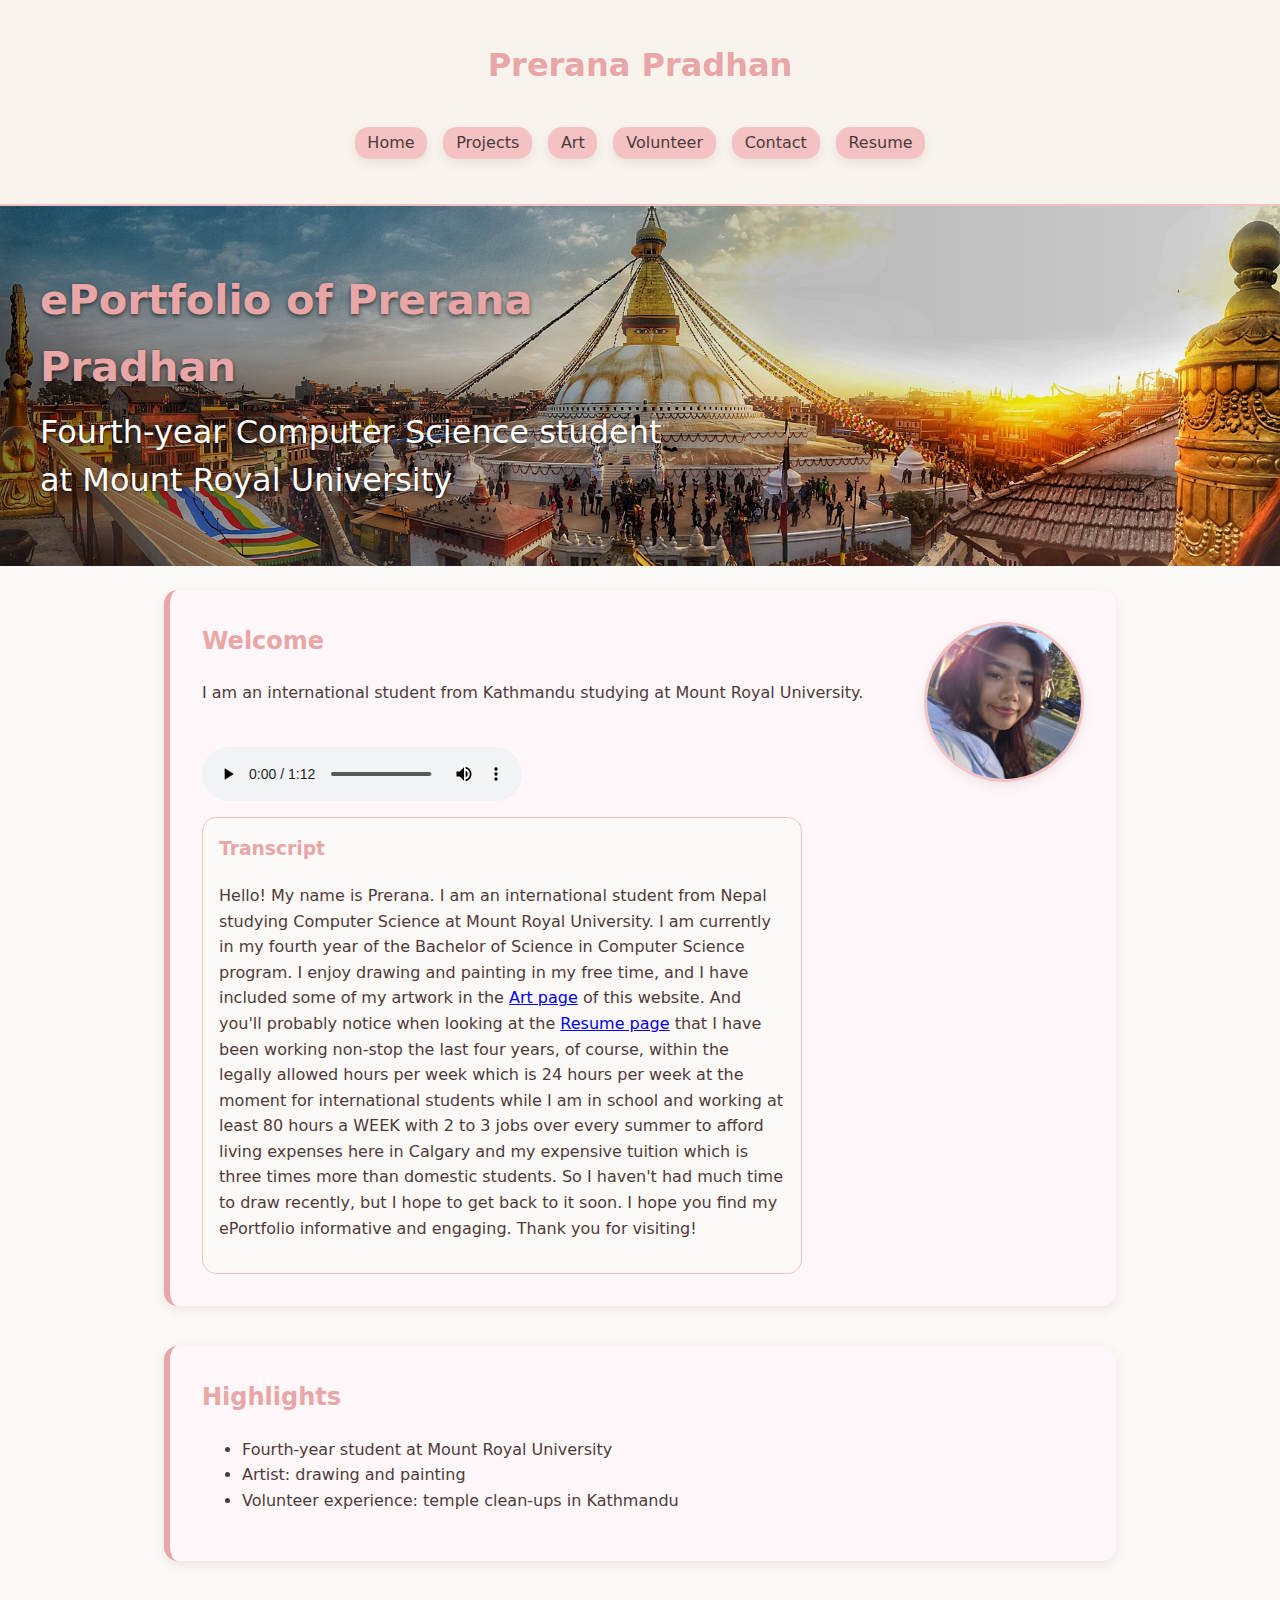
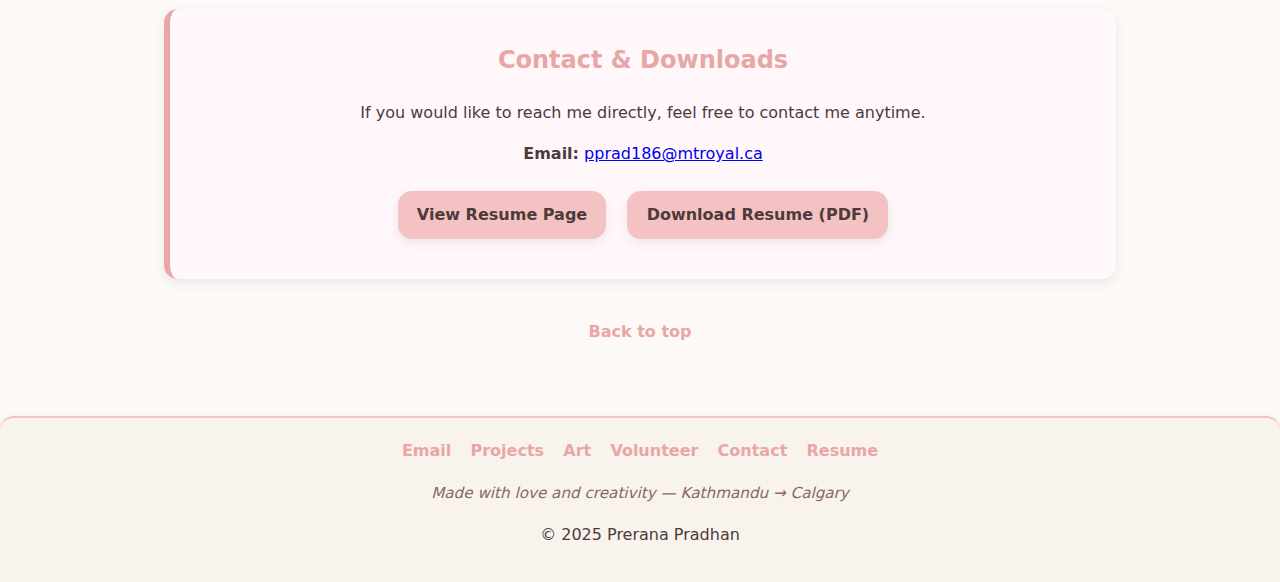
<file: index.html>
<!doctype html>
<html lang="en">
<head>
    <meta charset="utf-8">
    <meta name="description" content="Personal portfolio showcasing projects, artwork, volunteer history, and professional skills. Explore who I am, what I create, and the work I am proud of.">
    <meta name="keywords" content="portfolio, web developer, student portfolio, projects, resume, creative work, personal website">
    <meta name="author" content="Prerana Pradhan">

    <meta name="viewport" content="width=device-width,initial-scale=1">
    <title>Prerana Pradhan — ePortfolio</title>

    <link rel="resetsheet" href="css/reset.css">
    <link rel="normalizesheet" href="css/normalize.css">
    
    <link rel="stylesheet" href="css/style.css">
</head>
<body>
    <header class="site-header">
        <div class="container header-inner">
            
            <h1>Prerana Pradhan</h1>
            
            <nav>
                <ul class="nav">
                <li><a href="index.html">Home</a></li>
                <li><a href="pages/projects.html">Projects</a></li>
                <li><a href="pages/art.html">Art</a></li>
                <li><a href="pages/volunteer.html">Volunteer</a></li>
                <li><a href="pages/contact.html">Contact</a></li>
                <li><a href="pages/resume.html">Resume</a></li>
                </ul>
            </nav>
        </div>
    </header>
    <div class="hero">
        <div class="hero-text">
            <div id="heroCopy">
                <h1>ePortfolio of Prerana Pradhan</h1>
                <p>Fourth-year Computer Science student at Mount Royal University</p>
            </div>
        </div>
    </div>        
    

    <main class="container">
        <section class="intro">
            <h2>Welcome <img src="assets/profile.jpg" alt="Profile" class="logo"></h2>
            
            <p>I am an international student from Kathmandu studying at Mount Royal University.</p>
            <br>

            <div class="media">  
                <!-- Audio Player -->
                <audio controls aria-describedby="intro-transcript">
                    <source src="assets/intro.m4a" type="audio/mpeg">
                    Your browser does not support the audio element.
                </audio><br>

                <!-- Transcript Box -->
                <div id="intro-transcript" class="transcript">
                    <h3>Transcript</h3>
                    <p>
                    Hello! My name is Prerana. I am an international student from Nepal
                    studying Computer Science at Mount Royal University. I am currently in my fourth 
                    year of the Bachelor of Science in Computer Science program. I enjoy drawing and 
                    painting in my free time, and I have included some of my artwork in the 
                    <a href="pages/art.html">Art page</a> of this website. And you'll probably notice 
                    when looking at the <a href="pages/resume.html">Resume page</a> that I have been 
                    working non-stop the last four years, of course, within the legally allowed 
                    hours per week which is 24 hours per week at the moment for international students while I am in school 
                    and working at least 80 hours a WEEK with 2 to 3 jobs over every summer to afford 
                    living expenses here in Calgary and my expensive tuition which is three times
                    more than domestic students. So I haven't had much time to draw recently, but I 
                    hope to get back to it soon. I hope you find my ePortfolio informative and engaging. 
                    Thank you for visiting!                
                    </p>
                </div>
            </div>
        </section>

        <section class="highlights">
            <h2>Highlights</h2>
            <ul>
                <li>Fourth-year student at Mount Royal University</li>
                <li>Artist: drawing and painting</li>
                <li>Volunteer experience: temple clean-ups in Kathmandu</li>
            </ul>
        </section>

        <section class="home-contact-end">
            <h2>Contact & Downloads</h2>

            <p>If you would like to reach me directly, feel free to contact me anytime.</p>

            <p><strong>Email:</strong> 
                <a href="mailto:pprad186@mtroyal.ca">pprad186@mtroyal.ca</a>
            </p>

            <a href="pages/resume.html" class="download-btn">View Resume Page</a>
            <a href="assets/Prerana-resume.pdf" class="download-btn" download>Download Resume (PDF)</a>
        </section>

        
        <p class="back-top-fancy"><a href="#top">Back to top</a></p>
    </main>

    <footer class="site-footer">
        <div class="footer-links">
            <a href="mailto:pprad186@mtroyal.ca">Email</a>
            <a href="pages/projects.html">Projects</a>
            <a href="pages/art.html">Art</a>
            <a href="pages/volunteer.html">Volunteer</a>
            <a href="pages/contact.html">Contact</a>
            <a href="pages/resume.html">Resume</a>
        </div>

        <p class="footer-tagline">Made with love and creativity — Kathmandu → Calgary</p>
        <p>&copy; 2025 Prerana Pradhan</p>
    </footer>

</body>
</html>
</file>
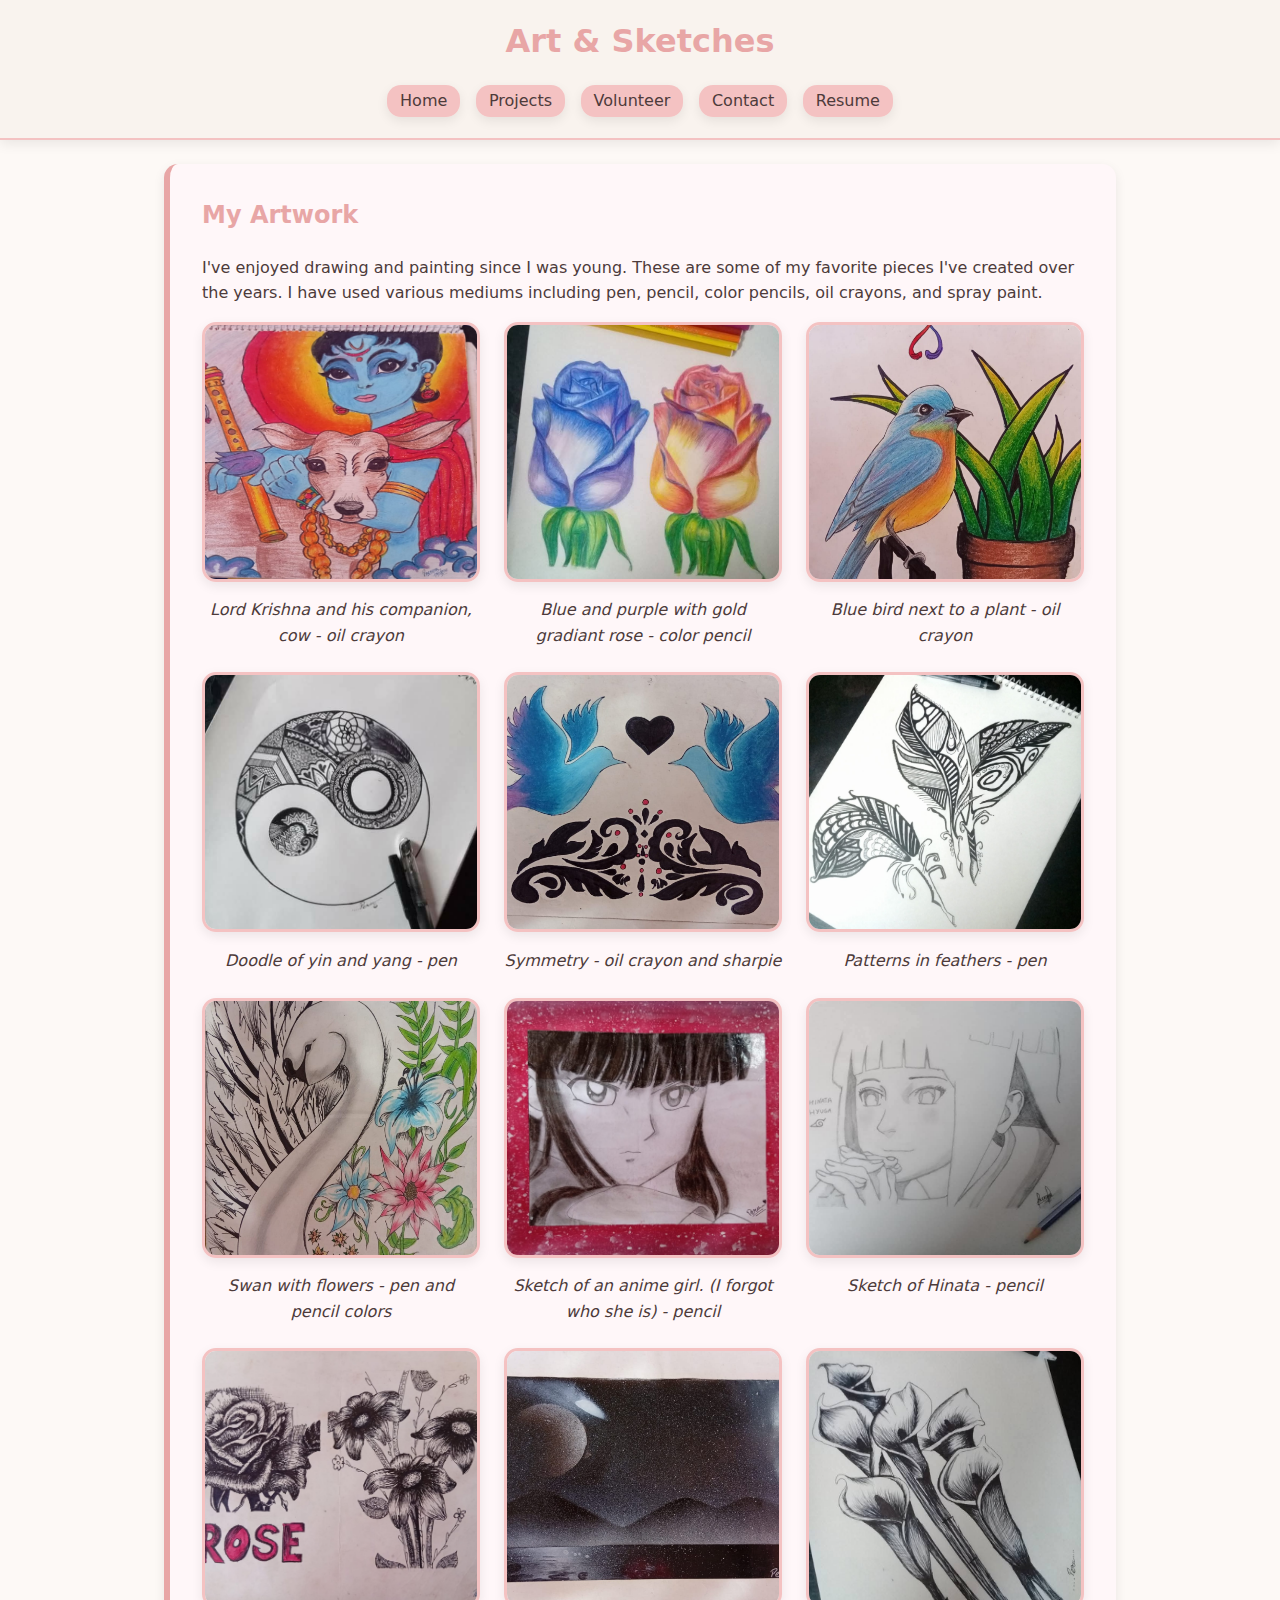
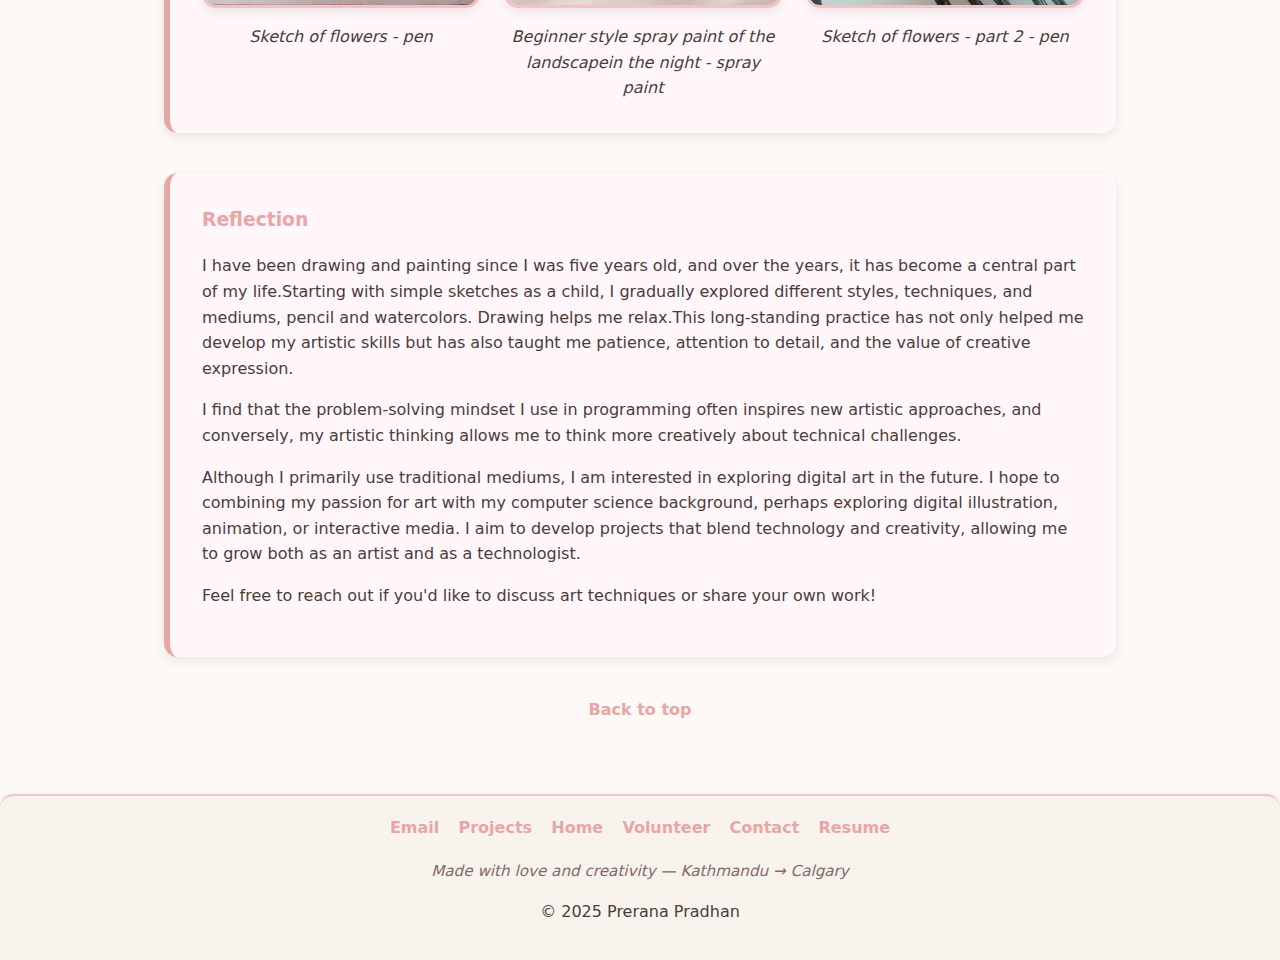
<file: pages/art.html>
<!doctype html>
<html lang="en">
<head>
    <meta charset="utf-8">
    <meta name="description" content="Traditional artwork portfolio featuring sketches, illustrations, creative studies, and original visual concepts.">
    <meta name="keywords" content="art, illustration, drawings, creativity, graphic work, personal artwork portfolio">
    <meta name="author" content="Prerana Pradhan">

    <meta name="viewport" content="width=device-width,initial-scale=1">
    <title>Art — Prerana</title>

    <link rel="resetsheet" href="../css/reset.css">
    <link rel="normalizesheet" href="../css/normalize.css">

    <link rel="stylesheet" href="../css/style.css">
</head>
<body>
    <header class="site-header">
        <h1>Art & Sketches</h1>
        <nav>
        <ul class="nav">
            <li><a href="../index.html">Home</a></li>
            <li><a href="projects.html">Projects</a></li>
            <li><a href="volunteer.html">Volunteer</a></li>
            <li><a href="contact.html">Contact</a></li>
            <li><a href="resume.html">Resume</a></li>
        </ul>
        </nav>
    </header>

    <main class="container gallery">
        <section class="gallery">
            <h2>My Artwork</h2>
            <p>I've enjoyed drawing and painting since I was young.
                These are some of my favorite pieces I've created over the years.
                I have used various mediums including pen, pencil, color pencils, oil crayons, and spray paint.
            </p>

            <div class="art-grid">
                <figure>
                    <img src="../assets/krishna.jpg" alt="Oil painting of Lord Krishna">
                    <figcaption>Lord Krishna and his companion, cow - oil crayon</figcaption>
                </figure>

                <figure>
                    <img src="../assets/flower2.jpg" alt="Blue and purple with gold gradiant rose painting">
                    <figcaption>Blue and purple with gold gradiant rose - color pencil</figcaption>
                </figure>

                <figure>
                    <img src="../assets/bird.jpg" alt="Drawing of a bird on a stand next to a pot of a plant">
                    <figcaption>Blue bird next to a plant - oil crayon</figcaption>
                </figure>

                <figure>
                    <img src="../assets/doodle.jpg" alt="Doodle of yin and yang with patterns">
                    <figcaption>Doodle of yin and yang - pen</figcaption>
                </figure>

                <figure>
                    <img src="../assets/birds.jpg" alt="symmetry of bird and pattern artwork">
                    <figcaption>Symmetry - oil crayon and sharpie</figcaption>
                </figure>

                <figure>
                    <img src="../assets/feathers.jpg" alt="Doodles and patterns of feathers">
                    <figcaption>Patterns in feathers - pen</figcaption>
                </figure>

                <figure>
                    <img src="../assets/swan.jpg" alt="Sketch of a swan with flowers">
                    <figcaption>Swan with flowers - pen and pencil colors</figcaption>
                </figure>

                <figure>
                    <img src="../assets/animeg.jpg" alt="Sketch of an anime girl.">
                    <figcaption>Sketch of an anime girl. (I forgot who she is) - pencil</figcaption>
                </figure>

                <figure>
                    <img src="../assets/hinata.jpg" alt="Sketch of Hinata from Naruto">
                    <figcaption>Sketch of Hinata - pencil</figcaption>
                </figure>

                <figure>
                    <img src="../assets/flower1.jpg" alt="Sketch of a rose and other flower">
                    <figcaption>Sketch of flowers - pen</figcaption>
                </figure>

                <figure>
                    <img src="../assets/spraypaint.jpg" alt="Spray paint artwork of landscape of the night sky with mountains and the moon.">
                    <figcaption>Beginner style spray paint of the landscapein the night - spray paint</figcaption>
                </figure>

                <figure>
                    <img src="../assets/flower3.jpg" alt="Sketch of a flower with detailed petals">
                    <figcaption>Sketch of flowers - part 2 - pen</figcaption>
                </figure>
            </div>
        </section>
       
        <section class="reflection">
            <h3>Reflection</h3>
            <p>I have been drawing and painting since I was five years old, and over the years, 
                it has become a central part of my life.Starting with simple sketches as a child, 
                I gradually explored different styles, techniques, and mediums, pencil and watercolors.
                Drawing helps me relax.This long-standing practice has not only helped me develop my 
                artistic skills but has also taught me patience, attention to detail, and 
                the value of creative expression. 
            </p>
            <p>
                I find that the problem-solving mindset I use in programming often inspires 
                new artistic approaches, and conversely, my artistic thinking allows me to think more 
                creatively about technical challenges.
            </p>
            <p>
                Although I primarily use traditional mediums, I am interested in exploring digital art in the future.
                I hope to combining my passion for art with my computer science background, 
                perhaps exploring digital illustration, animation, or interactive media. I aim to 
                develop projects that blend technology and creativity, allowing me to grow both as 
                an artist and as a technologist.
            </p>
            <p>Feel free to reach out if you'd like to discuss art techniques or share your own work!</p>
        </section>
        <p class="back-top-fancy"><a href="#top">Back to top</a></p>
    </main>

    <footer class="site-footer">
        <div class="footer-links">
            <a href="mailto:pprad186@mtroyal.ca">Email</a>
            <a href="projects.html">Projects</a>
            <a href="../index.html">Home</a>
            <a href="volunteer.html">Volunteer</a>
            <a href="contact.html">Contact</a>
            <a href="resume.html">Resume</a>
        </div>

        <p class="footer-tagline">Made with love and creativity — Kathmandu → Calgary</p>
        <p>&copy; 2025 Prerana Pradhan</p>
    </footer>
</body>
</html>
</file>
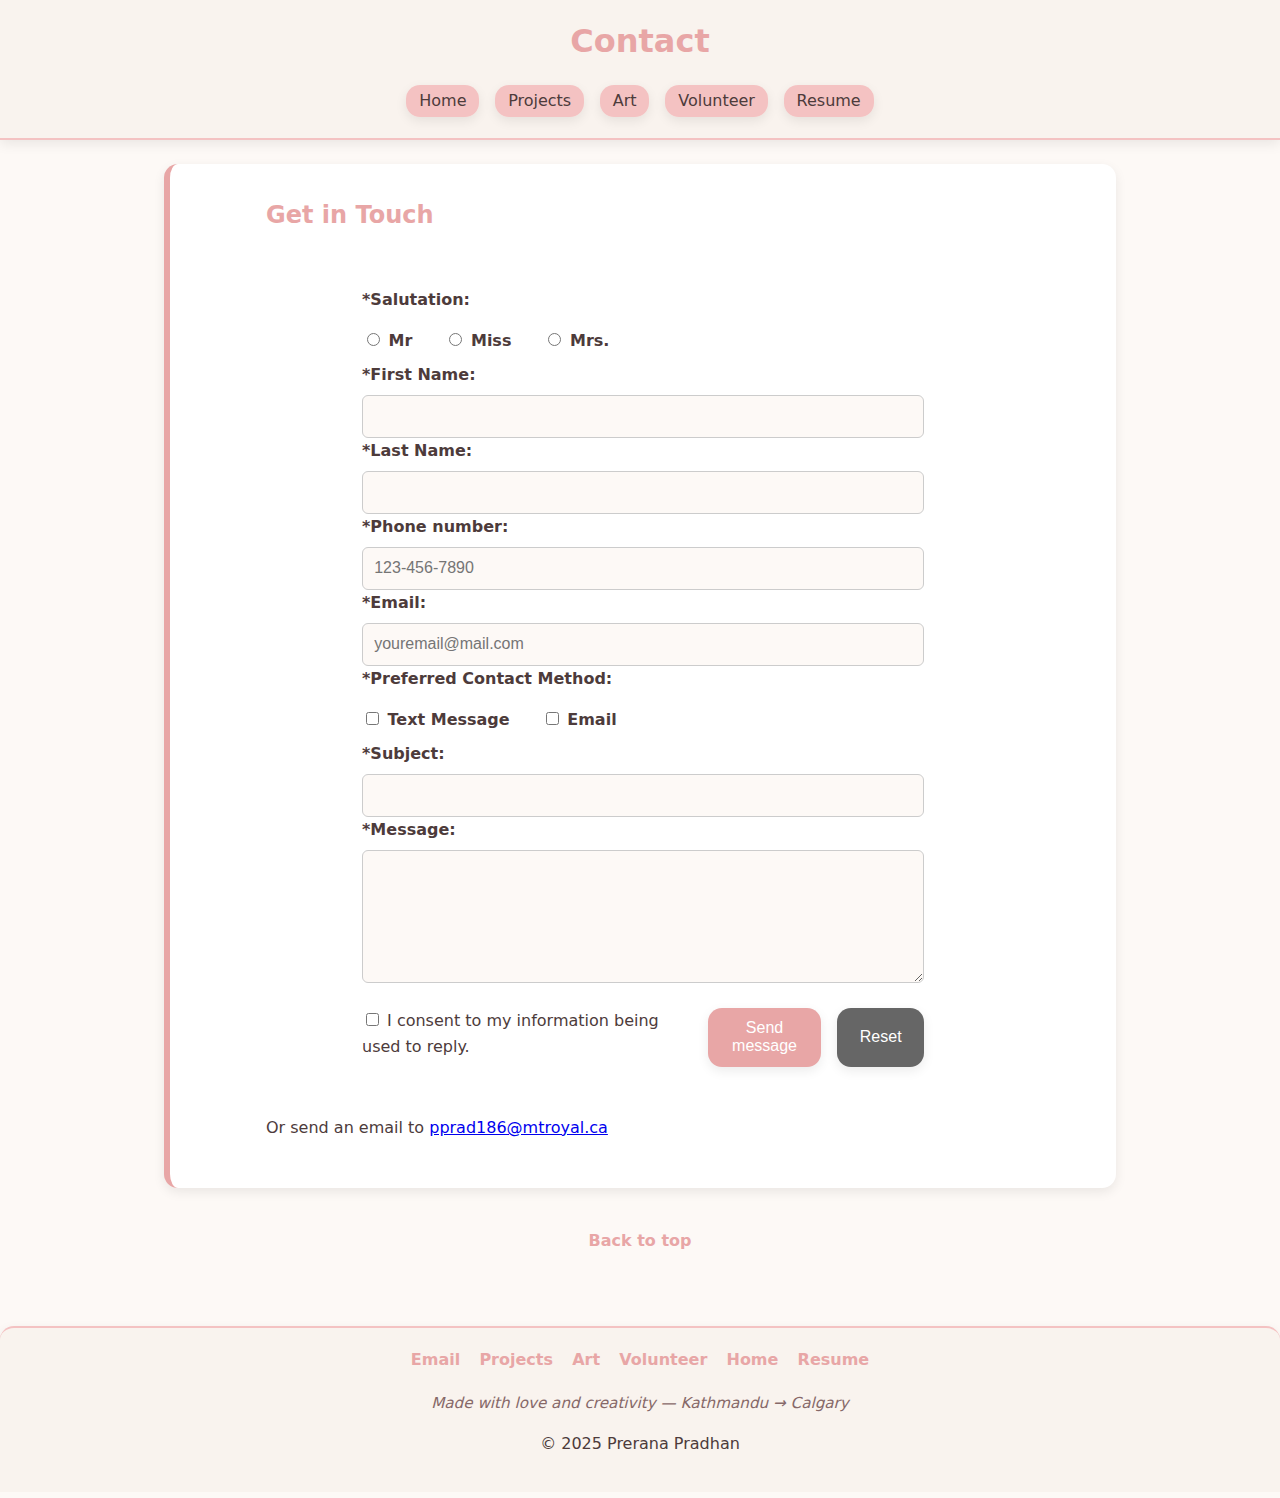
<file: pages/contact.html>
<!doctype html>
<html lang="en">
    <head>
        <meta charset="utf-8">
        <meta name="description" content="Get in touch for collaboration, inquiries, opportunities, or networking. Contact form and communication links available.">
        <meta name="keywords" content="contact, connect, email, inquiry, message, reach out, portfolio contact">
        <meta name="author" content="Prerana Pradhan">

        <meta name="viewport" content="width=device-width,initial-scale=1">
        <title>Contact — Prerana</title>

        <link rel="resetsheet" href="../css/reset.css">
        <link rel="normalizesheet" href="../css/normalize.css">

        <link rel="stylesheet" href="../css/style.css">
    </head>
    <body>
        <header class="site-header">
            <h1>Contact</h1>
            <nav>
            <ul class="nav">
                <li><a href="../index.html">Home</a></li>
                <li><a href="projects.html">Projects</a></li>
                <li><a href="art.html">Art</a></li>
                <li><a href="volunteer.html">Volunteer</a></li>
                <li><a href="resume.html">Resume</a></li>
            </ul>
            </nav>
        </header>

        <main class="container">
            <section class="contact-form">
                <h2>Get in Touch</h2>

                <form action="mailto:pprad186@mtroyal.ca" method="post" enctype="text/plain" class="contact-form" >
                    <!-- Salutation -->
                    <div class="form-group full">
                        <label>*Salutation:</label>
                        <div class="options">
                            <label><input type="radio" name="salutation" value="Mr." required> Mr</label>
                            <label><input type="radio" name="salutation" value="Miss"> Miss</label>
                            <label><input type="radio" name="salutation" value="Mrs."> Mrs.</label>
                        </div>
                    </div>

                    <!-- First Name -->
                    <div class="form-group">
                        <label for="fname">*First Name:</label>
                        <input type="text" id="fname" name="firstName" pattern="[A-Za-z\s\-']+" required>
                    </div>

                    <!-- Last Name -->
                    <div class="form-group">
                        <label for="lname">*Last Name:</label>
                        <input type="text" id="lname" name="lastName" pattern="[A-Za-z\s\-']+" required>
                    </div>

                    <!-- Phone -->
                    <div class="form-group">
                        <label for="phone">*Phone number:</label>
                        <input type="tel" id="phone" name="phoneNumber"
                            placeholder="123-456-7890"
                            pattern="[0-9]{3}-[0-9]{3}-[0-9]{4}"
                            required>
                    </div>

                    <!-- Email -->
                    <div class="form-group">
                        <label for="userEmail">*Email:</label>
                        <input type="email" id="userEmail" name="emailAddress"
                            placeholder="youremail@mail.com"
                            required>
                    </div>

                    <!-- Contact method -->
                    <div class="form-group full">
                        <label>*Preferred Contact Method:</label>
                        <div class="options">
                            <label><input type="checkbox" name="contactMethod" value="text"> Text Message</label>
                            <label><input type="checkbox" name="contactMethod" value="mail"> Email</label>
                        </div>
                    </div>

                    <!-- Subject -->
                    <div class="form-group full">
                        <label for="subject">*Subject:</label>
                        <input type="text" id="subject" name="emailSubject" required>
                    </div>

                    <!-- Message -->
                    <div class="form-group full">
                        <label for="message">*Message:</label>
                        <textarea id="message" name="contactMessage" rows="6" required></textarea>
                    </div><br>

                    <!-- Buttons -->
                    <div class="form-actions full">
                        <label class="consent"><input type="checkbox" required> I consent to my information being used to reply.</label><br>
                        <button type="submit">Send message</button>
                        <button type="reset" value="Reset" class="btn reset">Reset</button>
                    </div> 
                </form>

                <p class="alt-contact">Or send an email to <a href="mailto:pprad186@mtroyal.ca">pprad186@mtroyal.ca</a></p>
            </section>
            <p class="back-top-fancy"><a href="#top">Back to top</a></p>
        </main>
            
        <footer class="site-footer">
            <div class="footer-links">
                <a href="mailto:pprad186@mtroyal.ca">Email</a>
                <a href="projects.html">Projects</a>
                <a href="art.html">Art</a>
                <a href="volunteer.html">Volunteer</a>
                <a href="../index.html">Home</a>
                <a href="resume.html">Resume</a>
            </div>

            <p class="footer-tagline">Made with love and creativity — Kathmandu → Calgary</p>
            <p>&copy; 2025 Prerana Pradhan</p>
        </footer>
    </body>
</html>
</file>
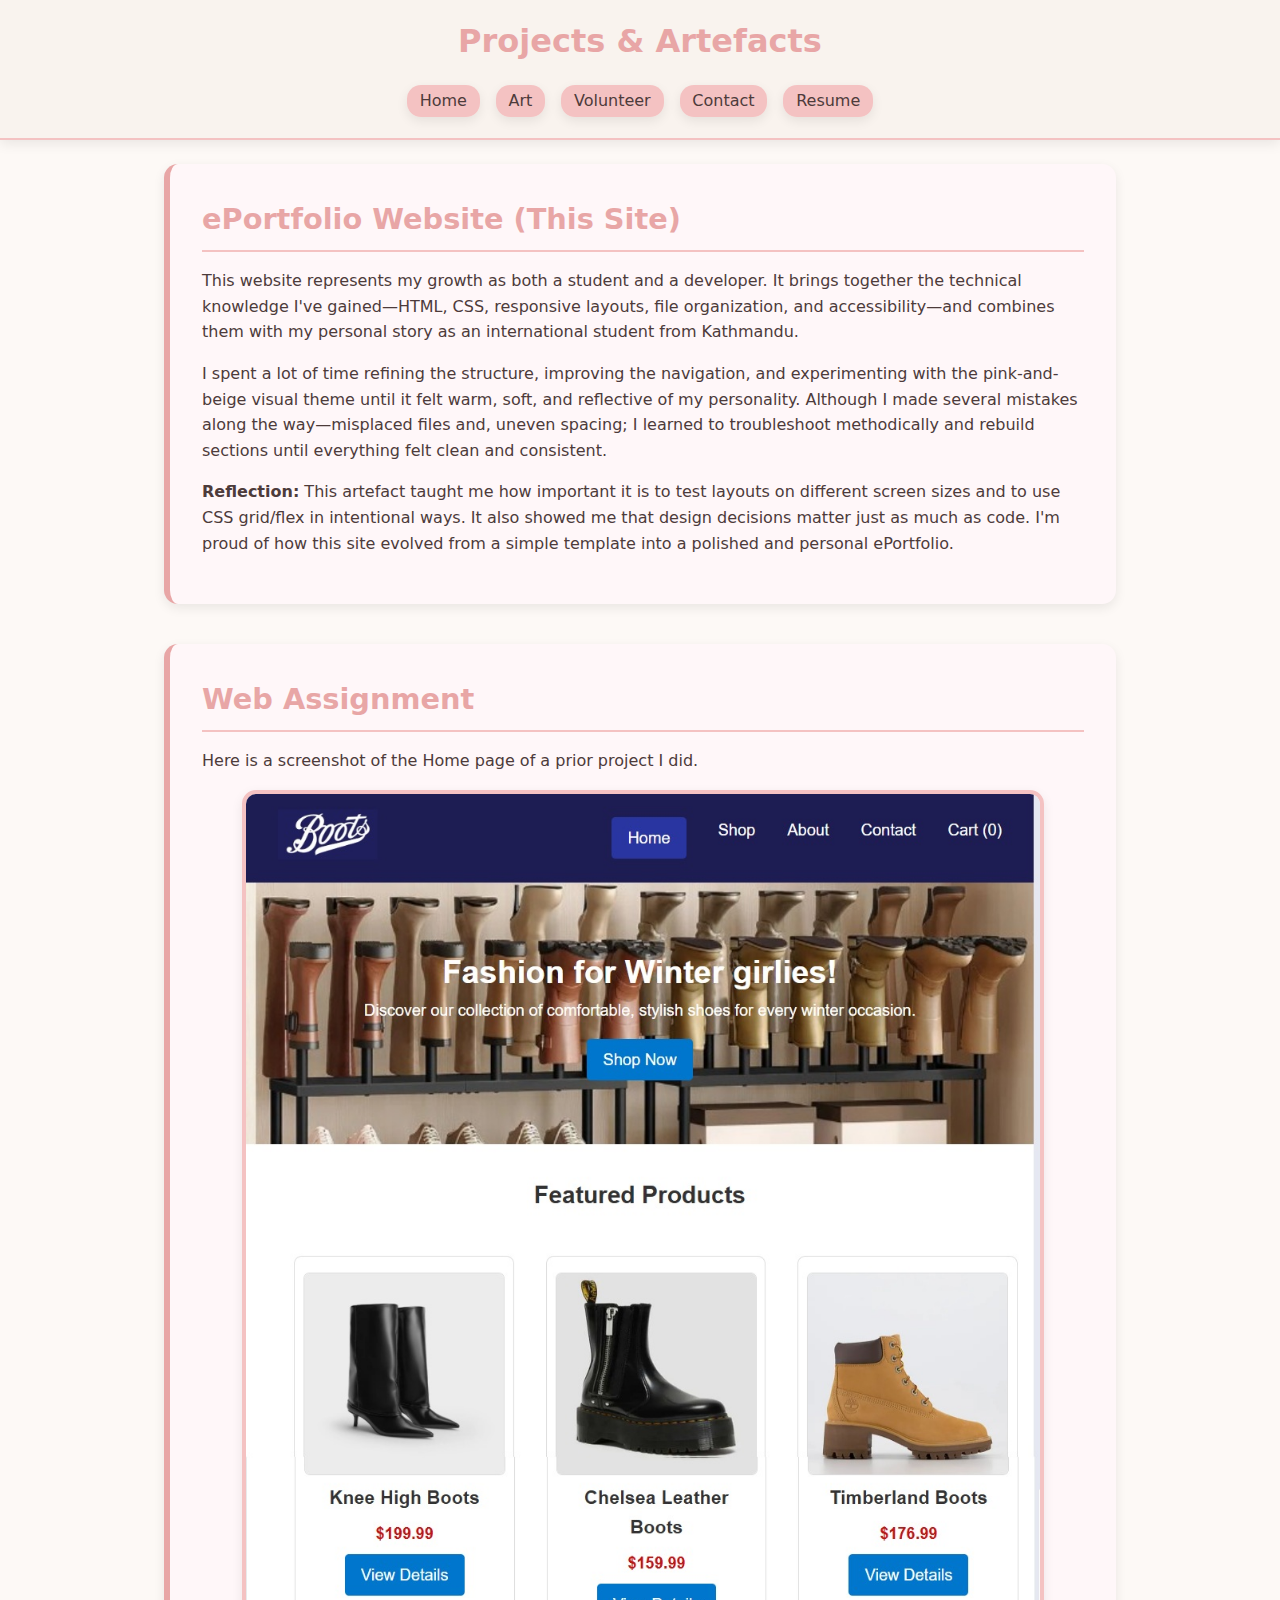
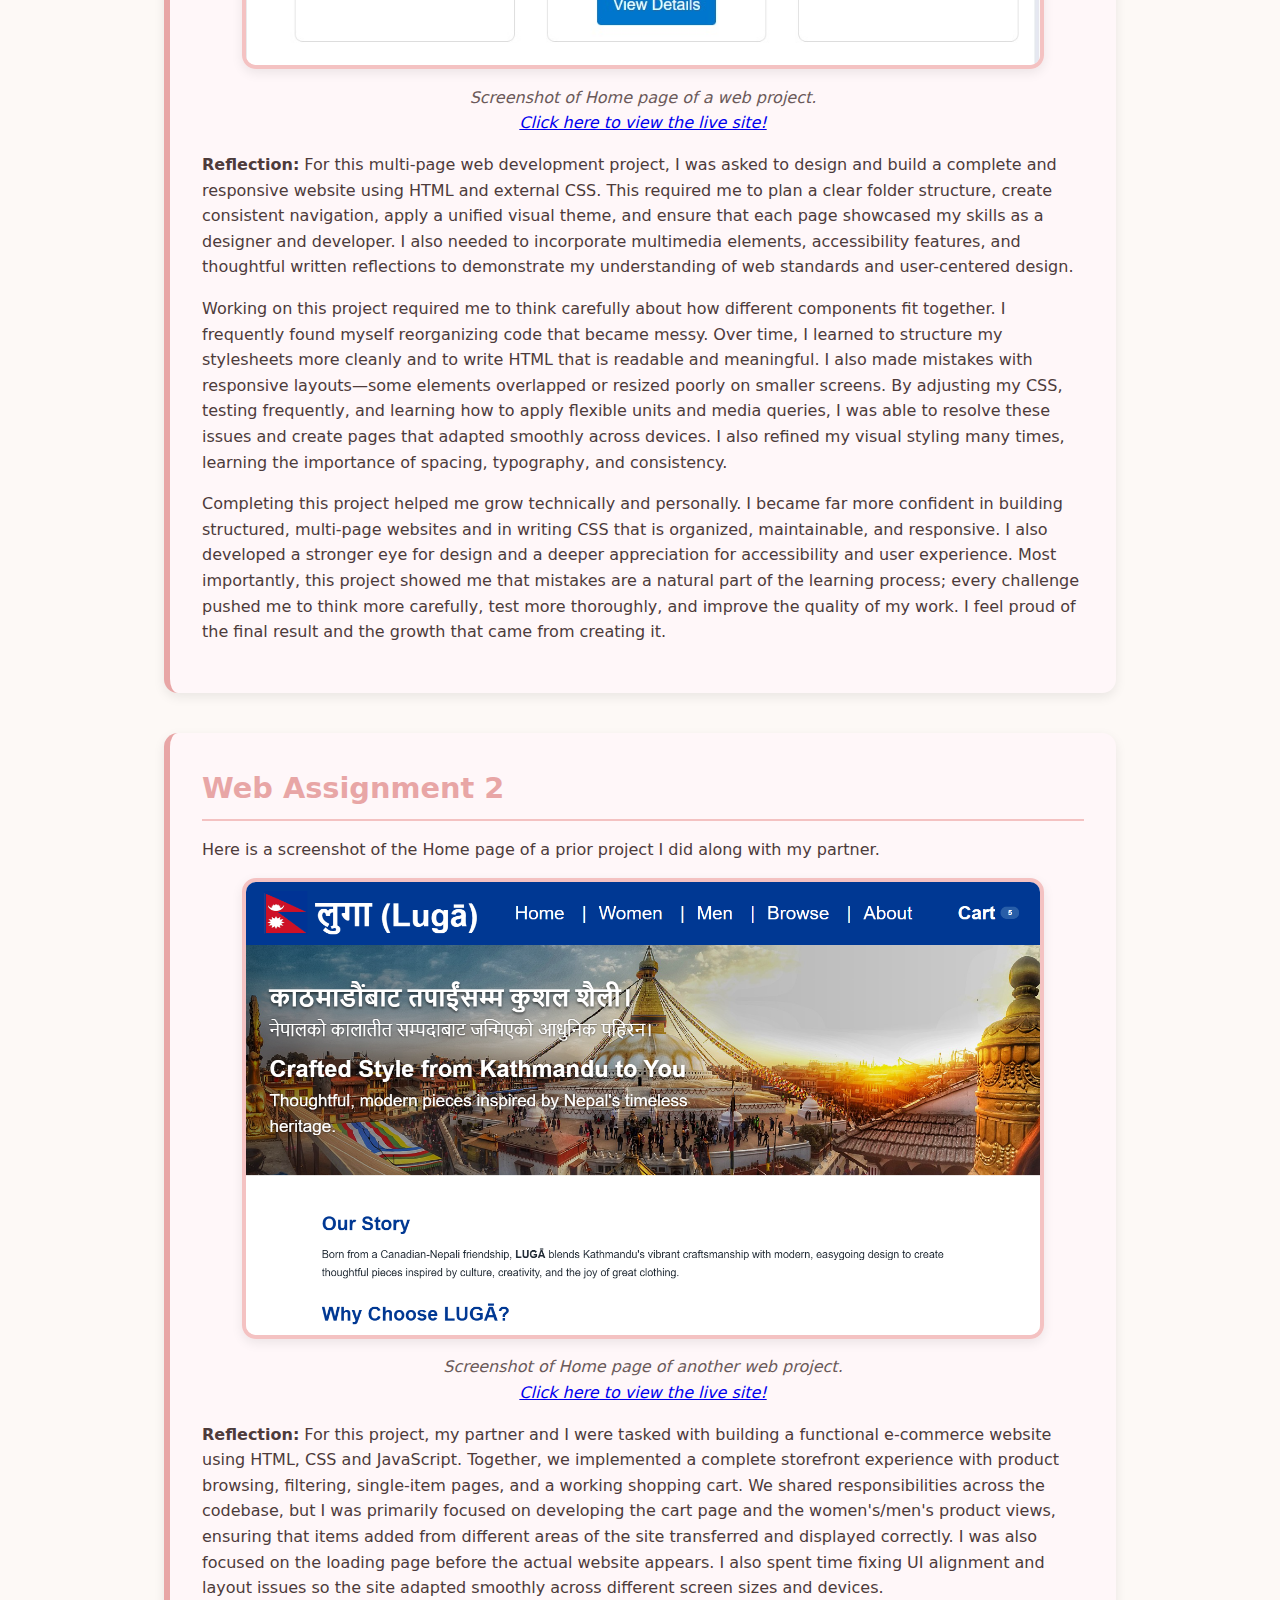
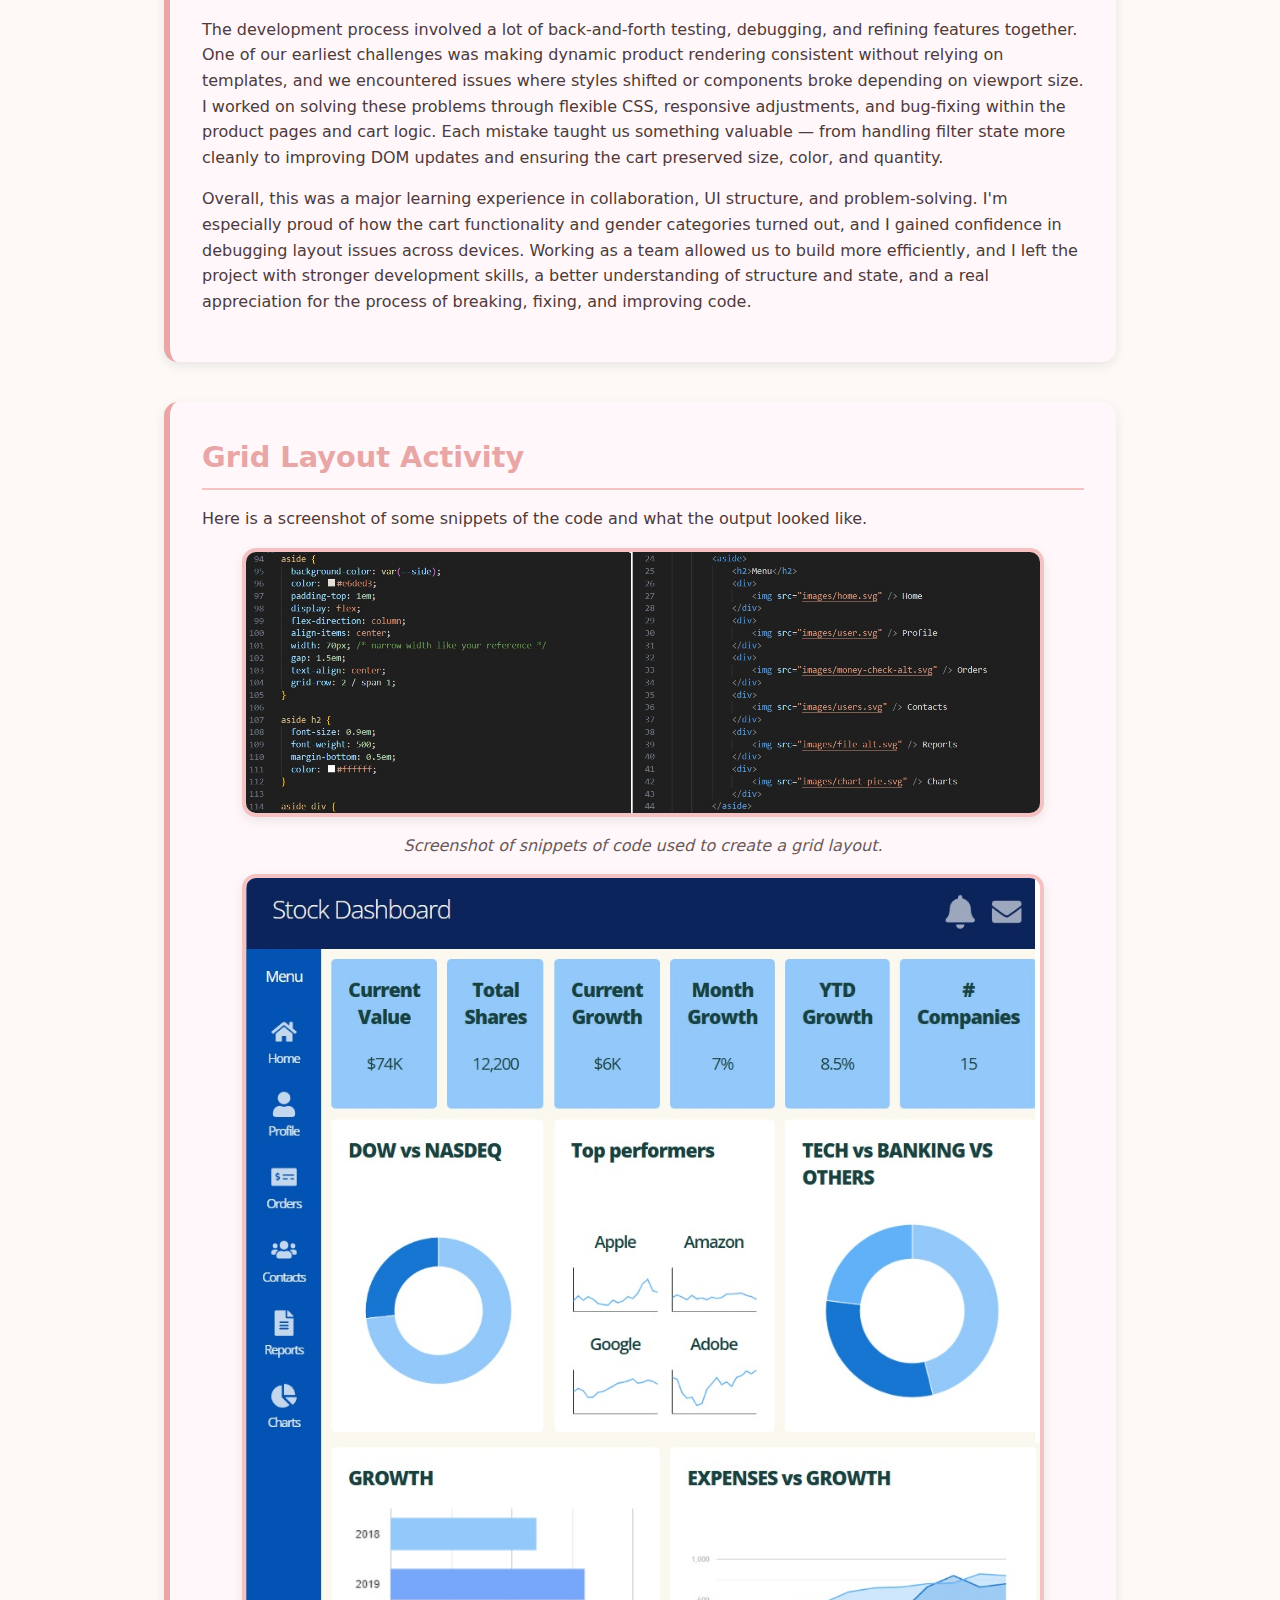
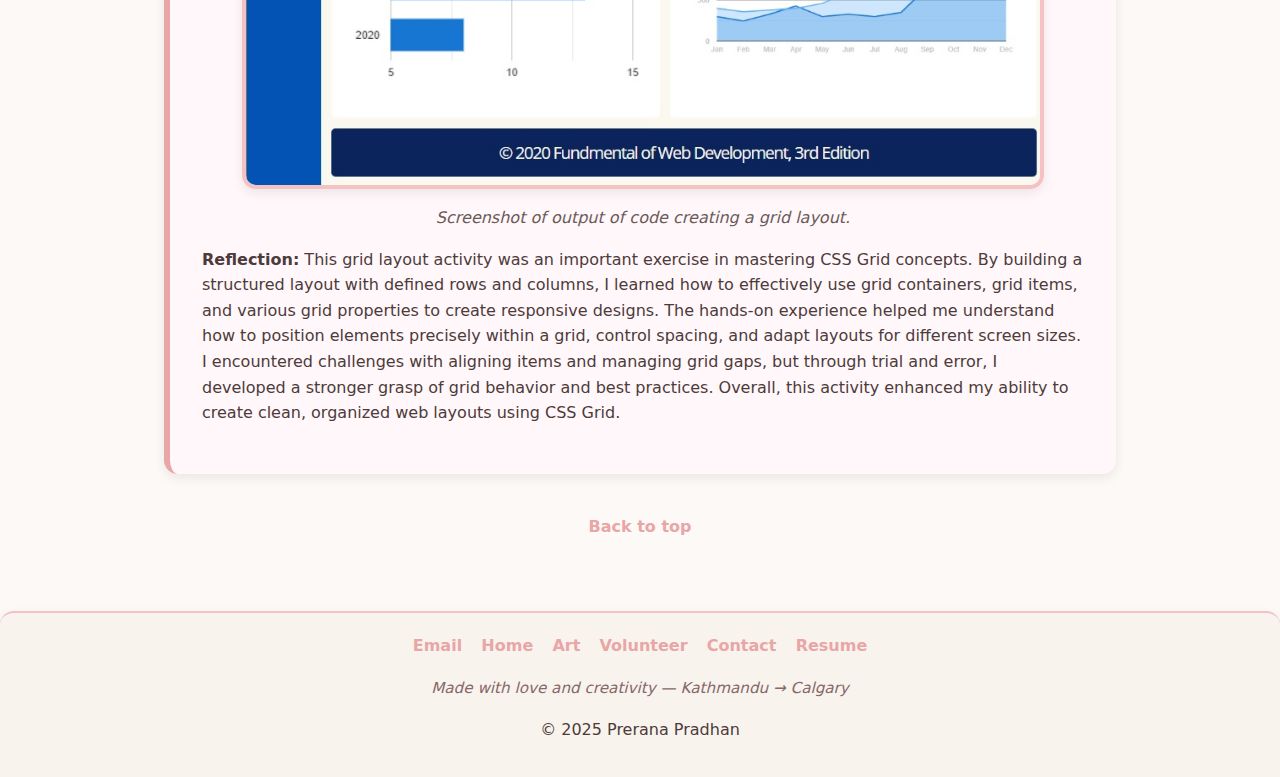
<file: pages/projects.html>
<!doctype html>
<html lang="en">
<head>
    <meta charset="utf-8">
    <meta name="description" content="A gallery of development projects featuring code work, UI layouts, web applications and hands-on learning demonstrations. Includes screenshots, problem-solving, and applied skills.">
    <meta name="keywords" content="coding projects, web development, HTML CSS JavaScript, UI design, programming portfolio, development work">
    <meta name="author" content="Prerana Pradhan">

    <meta name="viewport" content="width=device-width,initial-scale=1">
    <title>Projects — Prerana</title>

    <link rel="resetsheet" href="../css/reset.css">
    <link rel="normalizesheet" href="../css/normalize.css">

    <link rel="stylesheet" href="../css/style.css">
    
</head>
<body>
    <header class="site-header">
        <h1>Projects & Artefacts</h1>
        <nav>
        <ul class="nav">
            <li><a href="../index.html">Home</a></li>
            <li><a href="art.html">Art</a></li>
            <li><a href="volunteer.html">Volunteer</a></li>
            <li><a href="contact.html">Contact</a></li>
            <li><a href="resume.html">Resume</a></li>
        </ul>
        </nav>
    </header>

    <main class="container projects-page">
        <!-- Artefact 1 -->
        <section class="artifact pretty-card">
            <h2 class="artifact-heading"> ePortfolio Website (This Site)</h2>

            <p>
                This website represents my growth as both a student and a developer.  
                It brings together the technical knowledge I've gained—HTML, CSS,
                responsive layouts, file organization, and accessibility—and combines
                them with my personal story as an international student from Kathmandu.
            </p>
            <p>
                I spent a lot of time refining the structure, improving the navigation,
                and experimenting with the pink-and-beige visual theme until it felt
                warm, soft, and reflective of my personality. Although I made several
                mistakes along the way—misplaced files and, uneven spacing; I learned 
                to troubleshoot methodically and rebuild sections until everything felt clean and consistent.
            </p>
            <p><strong>Reflection:</strong>
                This artefact taught me how important it is to test layouts on
                different screen sizes and to use CSS grid/flex in intentional ways.
                It also showed me that design decisions matter just as much as code.
                I'm proud of how this site evolved from a simple template into a
                polished and personal ePortfolio.
            </p>
        </section>

        <!-- Artefact 2 -->
        <section class="artifact pretty-card">
            <h2 class="artifact-heading"> Web Assignment</h2>
            <p>Here is a screenshot of the Home page of a prior project I did.</p>
                <figure class="artifact-image-frame">
                    <img src="../assets/Boots.jpg" alt="Screenshot of Home page of a web project">
                    <figcaption>Screenshot of Home page of a web project. <br>
                        <a href="https://pprad186.github.io/WEB1A2.github.io/" target="_blank">Click here to view the live site!</a> </figcaption>
                </figure>
                <p><strong>Reflection:</strong>
                For this multi-page web development project, I was asked to 
                design and build a complete and responsive website using HTML and 
                external CSS. This required me to plan a clear folder structure, 
                create consistent navigation, apply a unified visual theme, and 
                ensure that each page showcased my skills as a designer and developer. 
                I also needed to incorporate multimedia elements, accessibility 
                features, and thoughtful written reflections to demonstrate my 
                understanding of web standards and user-centered design.
                </p>
                <p>
                Working on this project required me to think carefully about how
                different components fit together. I frequently found myself
                reorganizing code that became messy. Over time, I learned to structure
                my stylesheets more cleanly and to write HTML that is readable and
                meaningful. 
                I also made mistakes with responsive layouts—some elements overlapped 
                or resized poorly on smaller screens. By adjusting my CSS, testing 
                frequently, and learning how to apply flexible units and media queries, 
                I was able to resolve these issues and create pages that adapted 
                smoothly across devices. I also refined my visual styling many times, 
                learning the importance of spacing, typography, and consistency.
                </p>
                <p>
                Completing this project helped me grow technically and personally. 
                I became far more confident in building structured, multi-page 
                websites and in writing CSS that is organized, maintainable, and 
                responsive. I also developed a stronger eye for design and a deeper 
                appreciation for accessibility and user experience. Most importantly, 
                this project showed me that mistakes are a natural part of the 
                learning process; every challenge pushed me to think more carefully, 
                test more thoroughly, and improve the quality of my work. I feel 
                proud of the final result and the growth that came from creating it.
                </p>            
        </section>

        <!-- Artefact 3 -->
        <section class="artifact pretty-card">
            <h2 class="artifact-heading"> Web Assignment 2</h2>
            <p>Here is a screenshot of the Home page of a prior project I did along with my partner.</p>
                <figure class="artifact-image-frame">
                    <img src="../assets/luga.png" alt="Screenshot of Home page of another web project">
                    <figcaption>Screenshot of Home page of another web project. <br>
                        <a href="https://adam-cole.github.io/COMP-3612-Assignment-2/" target="_blank">Click here to view the live site!</a> </figcaption>
                </figure>
                <p><strong>Reflection:</strong> For this project, my partner and 
                    I were tasked with building a functional e-commerce website 
                    using HTML, CSS and JavaScript. Together, we implemented 
                    a complete storefront experience with product browsing, 
                    filtering, single-item pages, and a working shopping cart. 
                    We shared responsibilities across the codebase, but I was 
                    primarily focused on developing the cart page and the women's/men's 
                    product views, ensuring that items added from different areas of 
                    the site transferred and displayed correctly. I was also focused on the 
                    loading page before the actual website appears. I also spent time 
                    fixing UI alignment and layout issues so the site adapted smoothly 
                    across different screen sizes and devices.
                </p>
                <p>
                    The development process involved a lot of back-and-forth testing, 
                    debugging, and refining features together. One of our earliest 
                    challenges was making dynamic product rendering consistent without 
                    relying on templates, and we encountered issues where styles 
                    shifted or components broke depending on viewport size. I worked 
                    on solving these problems through flexible CSS, responsive 
                    adjustments, and bug-fixing within the product pages and cart 
                    logic. Each mistake taught us something valuable — from handling 
                    filter state more cleanly to improving DOM updates and ensuring the 
                    cart preserved size, color, and quantity.
                </p>
                <p>
                    Overall, this was a major learning experience in collaboration, 
                    UI structure, and problem-solving. I'm especially proud of how the 
                    cart functionality and gender categories turned out, and I gained 
                    confidence in debugging layout issues across devices. Working as a 
                    team allowed us to build more efficiently, and I left the project 
                    with stronger development skills, a better understanding of 
                    structure and state, and a real appreciation for the process of 
                    breaking, fixing, and improving code.
                </p>
        </section> 

        <!-- Artefact 4 -->
        <section class="artifact pretty-card">
            <h2 class="artifact-heading"> Grid Layout Activity</h2>
            <p>Here is a screenshot of some snippets of the code and what the output looked like.</p>
                <figure class="artifact-image-frame">
                    <img src="../assets/grid.jpg" alt="Screenshot CSS grid layout code creating column + row structure"><br>
                    <figcaption>Screenshot of snippets of code used to create a grid layout.<br>
                    </figcaption></figure>
                <figure class="artifact-image-frame">
                    <img src="../assets/grid2.jpg" alt="Screenshot of output of code"><br>
                    <figcaption>Screenshot of output of code creating a grid layout.<br>
                    </figcaption>
                </figure>
                <p><strong>Reflection:</strong>
                    This grid layout activity was an important exercise in mastering CSS Grid concepts. 
                    By building a structured layout with defined rows and columns, I learned how to 
                    effectively use grid containers, grid items, and various grid properties to create 
                    responsive designs. The hands-on experience helped me understand how to position 
                    elements precisely within a grid, control spacing, and adapt layouts for different 
                    screen sizes. I encountered challenges with aligning items and managing grid gaps, 
                    but through trial and error, I developed a stronger grasp of grid behavior and best practices. 
                    Overall, this activity enhanced my ability to create clean, organized web layouts using CSS Grid.
                </p>
        </section>

        <p class="back-top-fancy"><a href="#top">Back to top</a></p>
    </main>

  <footer class="site-footer">
        <div class="footer-links">
            <a href="mailto:pprad186@mtroyal.ca">Email</a>
            <a href="../index.html">Home</a>
            <a href="art.html">Art</a>
            <a href="volunteer.html">Volunteer</a>
            <a href="contact.html">Contact</a>
            <a href="resume.html">Resume</a>
        </div>

        <p class="footer-tagline">Made with love and creativity — Kathmandu → Calgary</p>
        <p>&copy; 2025 Prerana Pradhan</p>
    </footer>

</body>
</html>
</file>
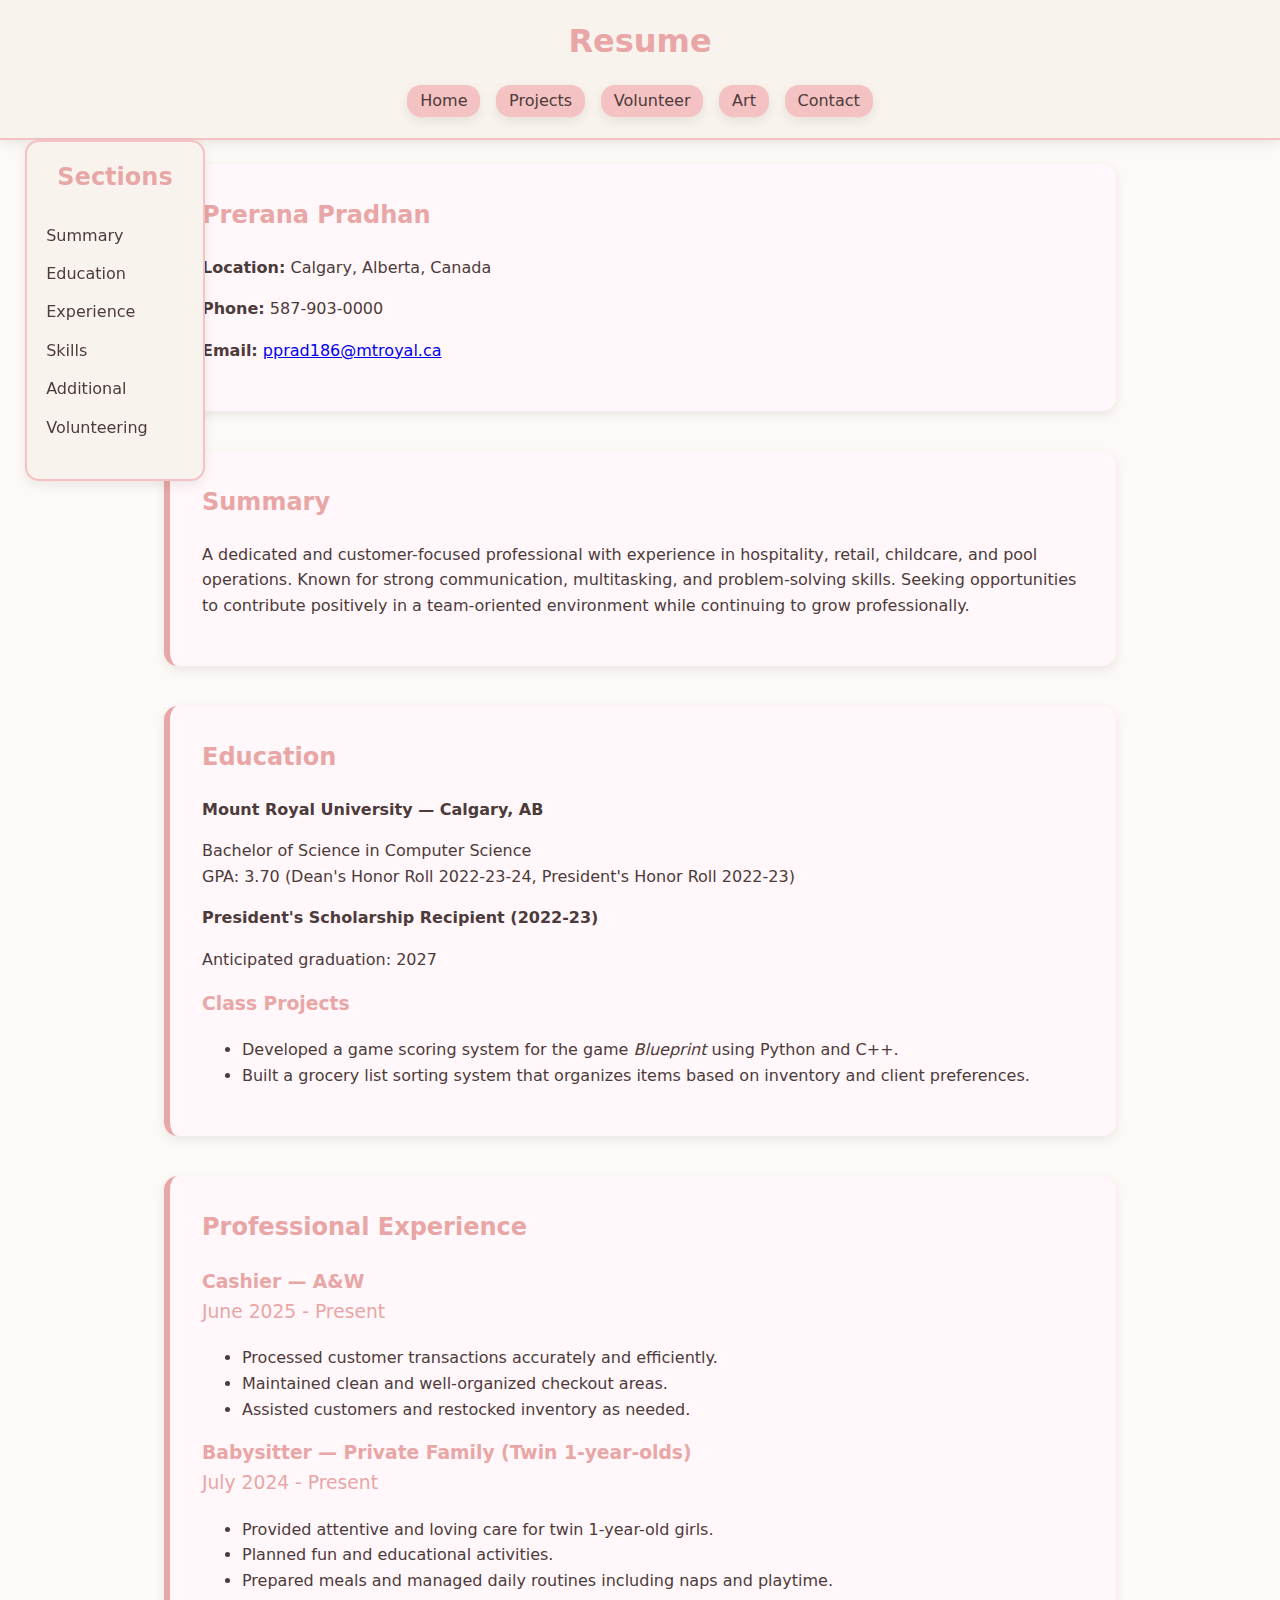
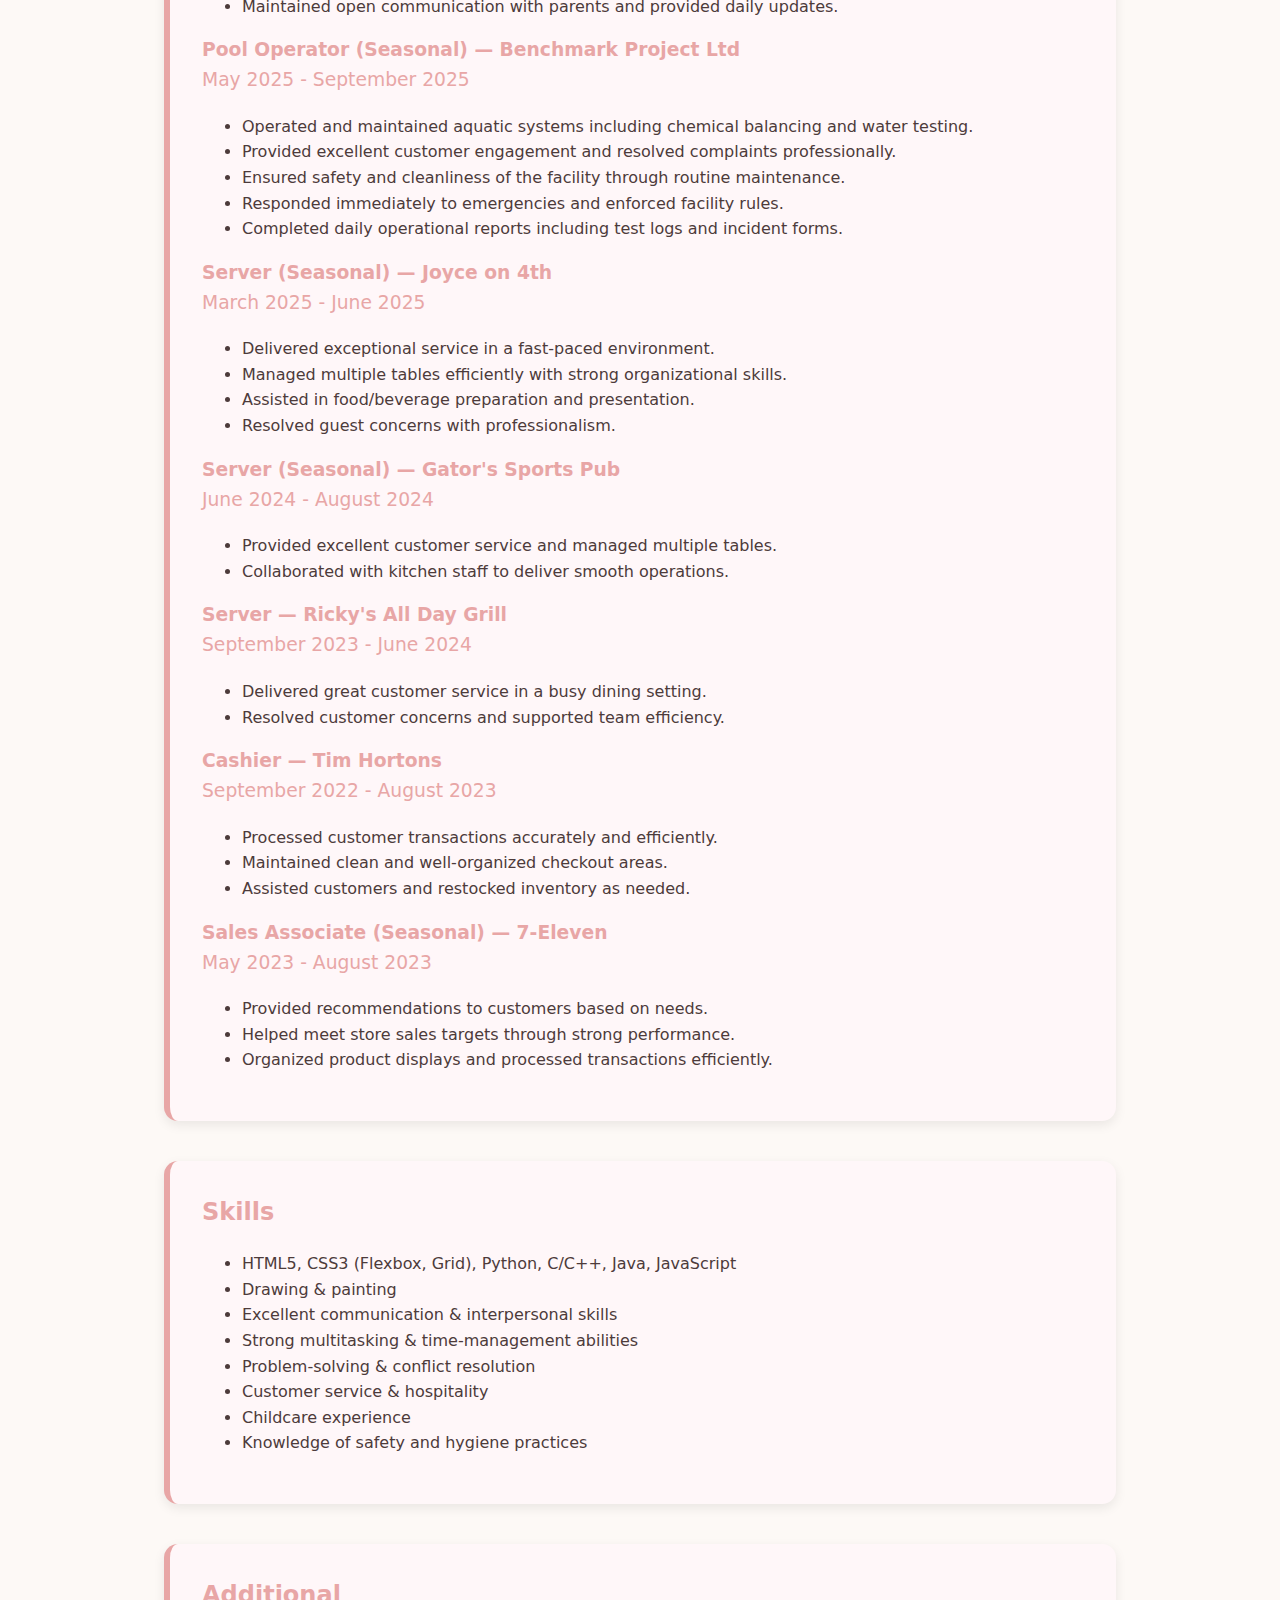
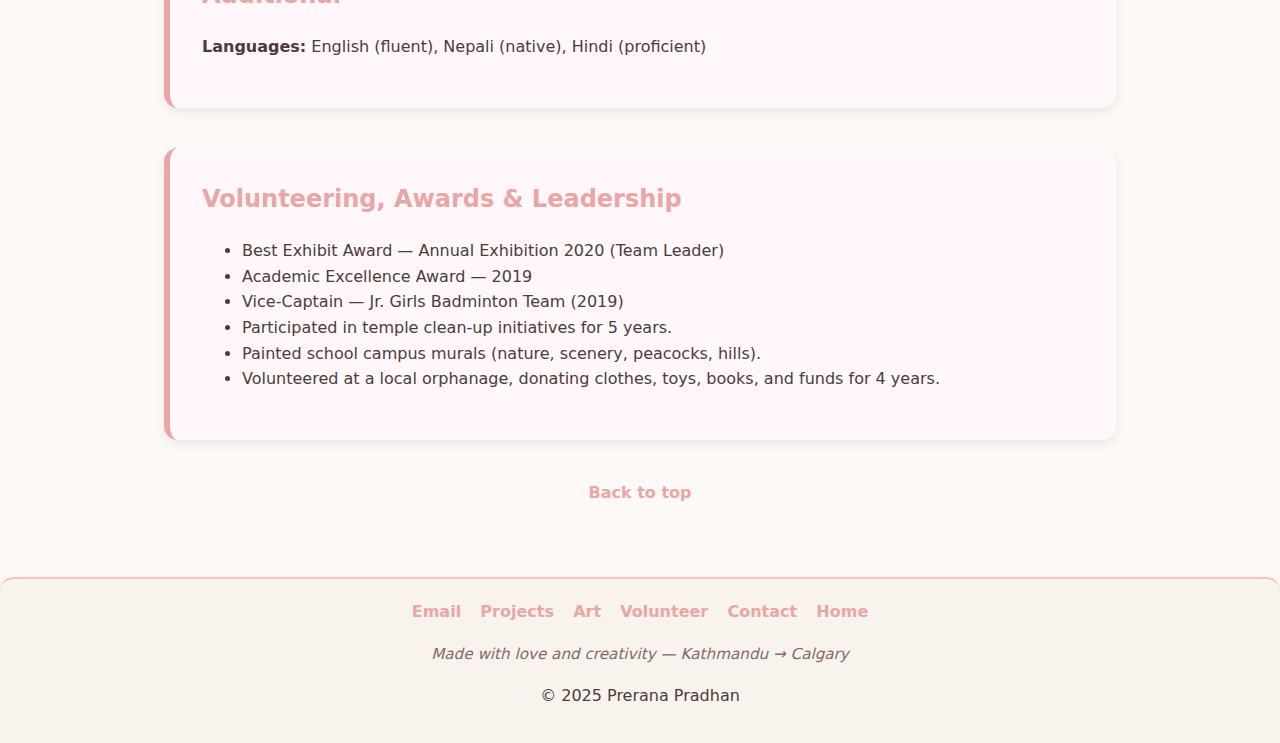
<file: pages/resume.html>
<!doctype html>
<html lang="en">
<head>
    <meta charset="utf-8">
    <meta name="description" content="Professional resume outlining education, experience, skills, projects, volunteer work and qualifications.">
    <meta name="keywords" content="resume, CV, qualifications, skills, experience, education, work history, professional profile">
    <meta name="author" content="Prerana Pradhan">

    <meta name="viewport" content="width=device-width,initial-scale=1">
    <title>Resume — Prerana</title>

    <link rel="resetsheet" href="../css/reset.css">
    <link rel="normalizesheet" href="../css/normalize.css">

    <link rel="stylesheet" href="../css/style.css">
</head>
<body>
    <header class="site-header">
        <h1>Resume</h1>
        <nav>
        <ul class="nav">
            <li><a href="../index.html">Home</a></li>
            <li><a href="projects.html">Projects</a></li>
            <li><a href="volunteer.html">Volunteer</a></li>
            <li><a href="art.html">Art</a></li>
            <li><a href="contact.html">Contact</a></li>
        </ul>
        </nav>
    </header>

    <!-- Floating Sidebar -->
    <aside class="side-nav">
        <h2> Sections</h2>
        <ul>
        <li><a href="#summary"> Summary</a></li>
        <li><a href="#education"> Education</a></li>
        <li><a href="#experience"> Experience</a></li>
        <li><a href="#skills"> Skills</a></li>
        <li><a href="#additional"> Additional</a></li>
        <li><a href="#volunteering"> Volunteering</a></li>
        </ul>
    </aside>

    <main class="container">        
        <section>
            <h2>Prerana Pradhan</h2>
            <p><strong>Location:</strong> Calgary, Alberta, Canada</p>
            <p><strong>Phone:</strong> 587-903-0000</p>
            <p><strong>Email:</strong> <a href="mailto:pprad186@mtroyal.ca">pprad186@mtroyal.ca</a></p>
        </section>

        <section id="summary">
        <h2>Summary</h2>
            <p>
                A dedicated and customer-focused professional with experience in hospitality, retail, childcare, and pool operations. 
                Known for strong communication, multitasking, and problem-solving skills. 
                Seeking opportunities to contribute positively in a team-oriented environment while continuing to grow professionally.
            </p>
        </section>

        <section id="education">
            <h2>Education</h2>
            <p><strong>Mount Royal University — Calgary, AB</strong></p>
            <p>Bachelor of Science in Computer Science <br>
                GPA: 3.70 (Dean's Honor Roll 2022-23-24, President's Honor Roll 2022-23)</p>
            <p><strong>President's Scholarship Recipient (2022-23)</strong></p>
            <p>Anticipated graduation: 2027</p>

            <h3>Class Projects</h3>
            <ul>
                <li>Developed a game scoring system for the game <em>Blueprint</em> using Python and C++.</li>
                <li>Built a grocery list sorting system that organizes items based on inventory and client preferences.</li>
            </ul>
        </section>

        <section id="experience">
            <h2>Professional Experience</h2>
            
            <h3>Cashier — A&W<br><span>June 2025 - Present</span></h3>
            <ul>
                <li>Processed customer transactions accurately and efficiently.</li>
                <li>Maintained clean and well-organized checkout areas.</li>
                <li>Assisted customers and restocked inventory as needed.</li>
            </ul>

            <h3>Babysitter — Private Family (Twin 1-year-olds)<br><span>July 2024 - Present</span></h3>
            <ul>
                <li>Provided attentive and loving care for twin 1-year-old girls.</li>
                <li>Planned fun and educational activities.</li>
                <li>Prepared meals and managed daily routines including naps and playtime.</li>
                <li>Maintained open communication with parents and provided daily updates.</li>
            </ul>

            <h3>Pool Operator (Seasonal) — Benchmark Project Ltd<br><span>May 2025 - September 2025</span></h3>
            <ul>
                <li>Operated and maintained aquatic systems including chemical balancing and water testing.</li>
                <li>Provided excellent customer engagement and resolved complaints professionally.</li>
                <li>Ensured safety and cleanliness of the facility through routine maintenance.</li>
                <li>Responded immediately to emergencies and enforced facility rules.</li>
                <li>Completed daily operational reports including test logs and incident forms.</li>
            </ul>

            <h3>Server (Seasonal) — Joyce on 4th<br><span>March 2025 - June 2025</span></h3>
            <ul>
                <li>Delivered exceptional service in a fast-paced environment.</li>
                <li>Managed multiple tables efficiently with strong organizational skills.</li>
                <li>Assisted in food/beverage preparation and presentation.</li>
                <li>Resolved guest concerns with professionalism.</li>
            </ul>

            <h3>Server (Seasonal) — Gator's Sports Pub<br><span>June 2024 - August 2024</span></h3>
            <ul>
                <li>Provided excellent customer service and managed multiple tables.</li>
                <li>Collaborated with kitchen staff to deliver smooth operations.</li>
            </ul>

            <h3>Server — Ricky's All Day Grill<br><span>September 2023 - June 2024</span></h3>
            <ul>
                <li>Delivered great customer service in a busy dining setting.</li>
                <li>Resolved customer concerns and supported team efficiency.</li>
            </ul>

            <h3>Cashier — Tim Hortons<br><span>September 2022 - August 2023</span></h3>
            <ul>
                <li>Processed customer transactions accurately and efficiently.</li>
                <li>Maintained clean and well-organized checkout areas.</li>
                <li>Assisted customers and restocked inventory as needed.</li>
            </ul>

            <h3>Sales Associate (Seasonal) — 7-Eleven<br><span>May 2023 - August 2023</span></h3>
            <ul>
                <li>Provided recommendations to customers based on needs.</li>
                <li>Helped meet store sales targets through strong performance.</li>
                <li>Organized product displays and processed transactions efficiently.</li>
            </ul>
        </section>

        <section id="skills">
            <h2>Skills</h2>
            <ul>
                <li>HTML5, CSS3 (Flexbox, Grid), Python, C/C++, Java, JavaScript</li>
                <li>Drawing & painting</li>
                <li>Excellent communication & interpersonal skills</li>
                <li>Strong multitasking & time-management abilities</li>
                <li>Problem-solving & conflict resolution</li>
                <li>Customer service & hospitality</li>
                <li>Childcare experience</li>
                <li>Knowledge of safety and hygiene practices</li>
            </ul>
        </section>

        <section id="additional">
            <h2>Additional</h2>
            <p><strong>Languages:</strong> English (fluent), Nepali (native), Hindi (proficient)</p>
        </section>

        <section id="volunteering">
            <h2>Volunteering, Awards & Leadership</h2>
            <ul>
                <li>Best Exhibit Award — Annual Exhibition 2020 (Team Leader)</li>
                <li>Academic Excellence Award — 2019</li>
                <li>Vice-Captain — Jr. Girls Badminton Team (2019)</li>
                <li>Participated in temple clean-up initiatives for 5 years.</li>
                <li>Painted school campus murals (nature, scenery, peacocks, hills).</li>
                <li>Volunteered at a local orphanage, donating clothes, toys, books, and funds for 4 years.</li>
            </ul>
        </section>
        <p class="back-top-fancy"><a href="#top">Back to top</a></p>
    </main>

    <footer class="site-footer">
        <div class="footer-links">
            <a href="mailto:pprad186@mtroyal.ca">Email</a>
            <a href="projects.html">Projects</a>
            <a href="art.html">Art</a>
            <a href="volunteer.html">Volunteer</a>
            <a href="contact.html">Contact</a>
            <a href="../index.html">Home</a>
        </div>

        <p class="footer-tagline">Made with love and creativity — Kathmandu → Calgary</p>
        <p>&copy; 2025 Prerana Pradhan</p>
    </footer>

</body>
</html>
</file>
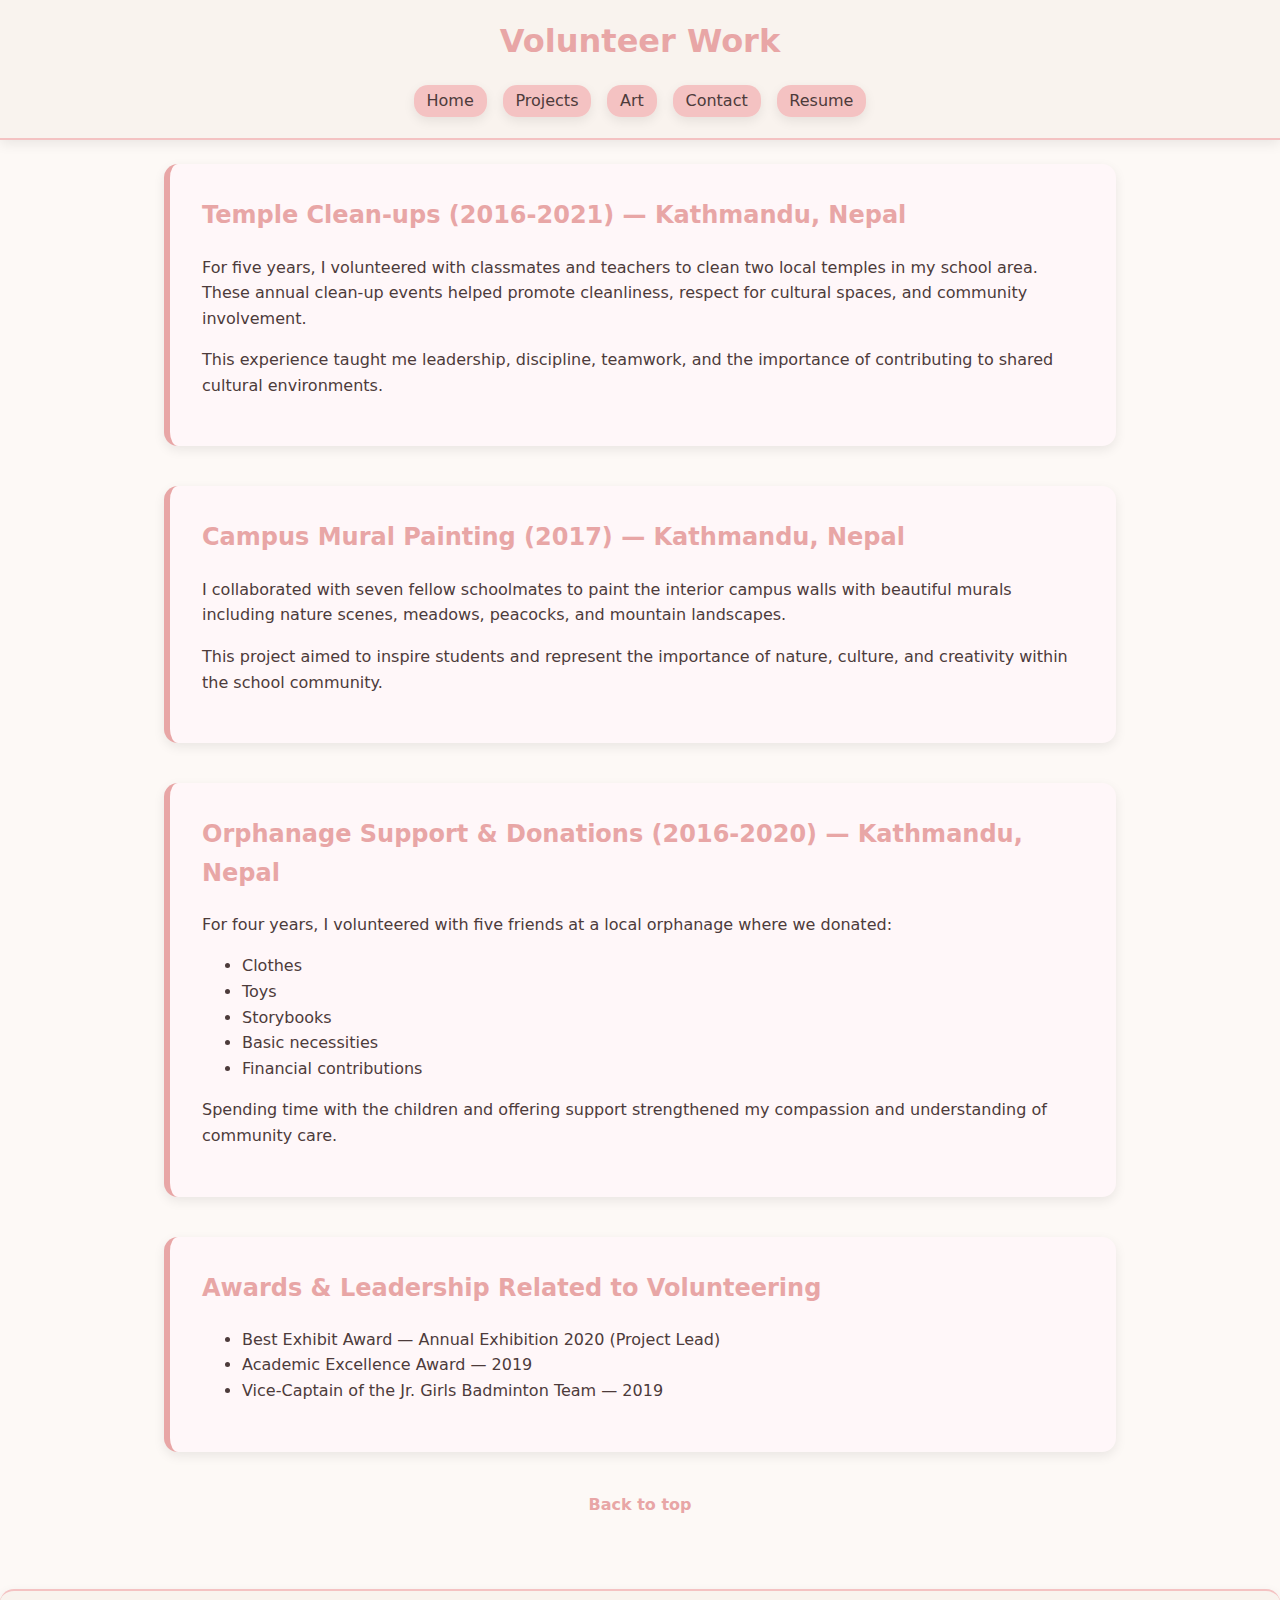
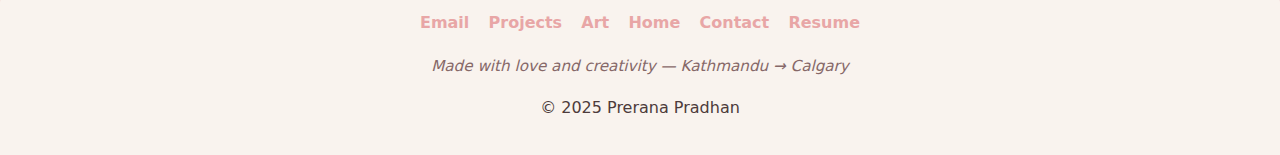
<file: pages/volunteer.html>
<!doctype html>
<html lang="en">
<head>
    <meta charset="utf-8">
    <meta name="description" content="Overview of volunteer work, leadership involvement, community engagement, and real contributions made to organizations and events.">
    <meta name="keywords" content="volunteering, community service, leadership, involvement, support, outreach work, participation">
    <meta name="author" content="Prerana Pradhan">

    <meta name="viewport" content="width=device-width,initial-scale=1">
    <title>Volunteer Work — Prerana</title>
    
    <link rel="resetsheet" href="../css/reset.css">
    <link rel="normalizesheet" href="../css/normalize.css">

    <link rel="stylesheet" href="../css/style.css">
    
</head>
<body>
    <header class="site-header">
        <h1>Volunteer Work</h1>
        <nav>
        <ul class="nav">
            <li><a href="../index.html">Home</a></li>
            <li><a href="projects.html">Projects</a></li>
            <li><a href="art.html">Art</a></li>
            <li><a href="contact.html">Contact</a></li>
            <li><a href="resume.html">Resume</a></li>
        </ul>
        </nav>
    </header>

    <main class="container">

        <section>
            <h2>Temple Clean-ups (2016-2021) — Kathmandu, Nepal</h2>
            <p>
                For five years, I volunteered with classmates and teachers to clean two local temples in my school area.
                These annual clean-up events helped promote cleanliness, respect for cultural spaces, and community involvement.
            </p>
            <p>
                This experience taught me leadership, discipline, teamwork, and the importance of contributing to shared cultural environments.
            </p>
        </section>

        <section>
            <h2>Campus Mural Painting (2017) — Kathmandu, Nepal</h2>
            <p>
                I collaborated with seven fellow schoolmates to paint the interior campus walls with beautiful murals
                including nature scenes, meadows, peacocks, and mountain landscapes. 
            </p>
            <p>
                This project aimed to inspire students and represent the importance of nature, culture, and creativity within the school community.
            </p>
        </section>

        <section>
            <h2>Orphanage Support & Donations (2016-2020) — Kathmandu, Nepal</h2>
            <p>
                For four years, I volunteered with five friends at a local orphanage where we donated:
            </p>
            <ul>
                <li>Clothes</li>
                <li>Toys</li>
                <li>Storybooks</li>
                <li>Basic necessities</li>
                <li>Financial contributions</li>
            </ul>
            <p>
                Spending time with the children and offering support strengthened my compassion and understanding of community care.
            </p>
        </section>

        <section>
            <h2>Awards & Leadership Related to Volunteering</h2>
            <ul>
                <li>Best Exhibit Award — Annual Exhibition 2020 (Project Lead)</li>
                <li>Academic Excellence Award — 2019</li>
                <li>Vice-Captain of the Jr. Girls Badminton Team — 2019</li>
            </ul>
        </section>
        <p class="back-top-fancy"><a href="#top">Back to top</a></p>

    </main>

    <footer class="site-footer">
        <div class="footer-links">
            <a href="mailto:pprad186@mtroyal.ca">Email</a>
            <a href="projects.html">Projects</a>
            <a href="art.html">Art</a>
            <a href="../index.html">Home</a>
            <a href="contact.html">Contact</a>
            <a href="resume.html">Resume</a>
        </div>

        <p class="footer-tagline">Made with love and creativity — Kathmandu → Calgary</p>
        <p>&copy; 2025 Prerana Pradhan</p>
    </footer>

</body>
</html>
</file>
<file: css/style.css>
/* ------------------------------
   Global Theme: Pink + Beige
------------------------------ */

:root {
    --beige: #f9f3ee;
    --beige-light: #fdf9f6;
    --pink: #f4c2c2;
    --pink-dark: #e8a6a6;
    --text-dark: #4d3b3b;
    --shadow: 0 4px 12px rgba(0,0,0,0.08);
    --radius: 14px;
}

* {
    box-sizing: border-box;
}

body {
    margin: 0;
    font-family: "Segoe UI", system-ui, sans-serif;
    background: var(--beige-light);
    color: var(--text-dark);
    line-height: 1.6;
}

/* ------------------------------
   Layout Containers
------------------------------ */

.container {
    max-width: 1000px;
    margin: 0 auto;
    padding: 1.5rem;
}

/* ------------------------------
   Header + Navigation
------------------------------ */

a:focus, button:focus {
    outline:3px solid #ff6ba4; /* high contrast pink */
    outline-offset:3px;
}

.site-header {
    background: var(--beige);
    border-bottom: 2px solid var(--pink);
    box-shadow: var(--shadow);
    padding: 1rem 0;
    text-align: center;
}

.header-inner {
    display: flex;
    flex-direction: column;
    align-items: center;
    gap: 0.6rem;
    text-align: center;
}

.logo {
    float: right;
    width: 160px;
    height: 160px;
    border-radius: 50%;
    object-fit: cover;
    border: 3px solid var(--pink);
    box-shadow: var(--shadow);
}

.nav {
    list-style: none;
    display: flex;
    flex-wrap: wrap;
    gap: 1rem;
    padding: 0;
    margin: 0.5rem 0;
    justify-content: center;
}

.nav a {
    text-decoration: none;
    color: var(--text-dark);
    background: var(--pink);
    padding: 0.4rem 0.8rem;
    border-radius: var(--radius);
    transition: 0.2s ease-in-out;
    box-shadow: var(--shadow);
}

.nav a:hover {
    background: var(--pink-dark);
    transform: translateY(-3px);
}

/* ------------------------------
   HERO section under the header 
   ------------------------------ */
.hero {
    height: 40vh; /* originally 260px, shorter, not sure which is visually better */
    min-height: 32vh;
    width: 100%;
    background-image: url("../assets/Hero_Boudhanath_Panorama_2016.jpg"); /* Hero image: "https://en.wikipedia.org/wiki/Kathmandu#/media/File:Boudhanath_Panorama_2016.jpg" */
    background-size: cover; 
    background-repeat: no-repeat;
    background-position: center 30%;
    display: flex;
    align-items: center;
    padding: 32px 16px;
    transition: height 0.6s ease;
    position: relative;
    overflow: hidden;
}
.hero:hover {
    height: 45vh;
}
.hero::before {
    content: "";
    position: absolute;
    inset: 0;
    background: linear-gradient(
        to right,
        rgba(0, 0, 0, 0.50), /* darkest behind the text */
        rgba(0, 0, 0, 0.15),
        transparent
    );
    pointer-events: none;
    z-index: 0;
}
#heroCopy {
    position: relative;
    z-index: 1;
}
.hero-text {
    max-width: 680px;
    text-align: left;
    padding: 20px 24px;                
    background: transparent;     
    color: #fff;
    border-radius: 8px;
}
#heroCopy h1 {
    margin: 0 0 8px;
    font-size: 2.6rem;
    text-shadow: 0 2px 4px rgba(0,0,0,0.6);
}
#heroCopy p {
    margin: 0;
    font-size: 2rem;
    line-height: 1.5;
    text-shadow: 0 1px 3px rgba(0,0,0,0.6);
}

/* ------------------------------
   Titles & Headings
------------------------------ */

h1, h2, h3 {
    color: var(--pink-dark);
    margin-top: 0;
    font-weight: 600;
}

.sub {
    color: #7a6565;
    margin: 0;
}

/* ------------------------------
   Sections
------------------------------ */

section {
    background: #fff7f9;
    padding: 2rem;
    border-left: 6px solid var(--pink-dark);
    border-radius: var(--radius);
    box-shadow: var(--shadow);
    transition: transform .25s ease, box-shadow .25s ease;
    margin-bottom: 2.5rem;
}

section:hover {
    transform: translateY(-4px);
    box-shadow: 0 6px 18px rgba(0,0,0,0.12);
}

.home-contact-end {
    margin-top: 3rem;
    padding: 2rem;
    background: #fff7f9;
    border-radius: var(--radius);
    box-shadow: var(--shadow);
    text-align: center;
}

.download-btn {
    display: inline-block;
    margin: 0.5rem;
    padding: 0.7rem 1.2rem;
    background: var(--pink);
    color: var(--text-dark);
    text-decoration: none;
    font-weight: 600;
    border-radius: var(--radius);
    box-shadow: var(--shadow);
    transition: 0.25s ease-in-out;
}

.download-btn:hover {
    background: var(--pink-dark);
    color: white;
    transform: translateY(-3px);
}

/* ------------------------------
   Media / Transcript
------------------------------ */

.media audio{
    width: 100%;
}

.intro .media {
    display: grid;
    gap: 1rem;
}

.transcript {
    background: var(--beige-light);
    border: 1px solid var(--pink);
    padding: 1rem;
    border-radius: var(--radius);
    width: 600px;
}

/* ------------------------------
   ART PAGE 
------------------------------ */

.art-grid {
    display: grid;
    gap: 1.5rem;
    grid-template-columns: repeat(1, 1fr); /* mobile default */
}

.art-grid figure {
    margin: 0;
}

.art-grid img {
    width: 100%;
    height: 260px;
    object-fit: cover;
    border-radius: var(--radius);
    box-shadow: var(--shadow);
    border: 3px solid var(--pink);
}
.art-grid img:hover {
    transform: scale(1.03);
    box-shadow: 0 6px 16px rgba(0,0,0,0.12);
    transition: 0.3s ease;
}
.art-grid figure:first-child img {
    object-fit: fill;
}

.art-grid figcaption {
    text-align: center;
    margin-top: 0.5rem;
    font-style: italic;
    color: var(--text-dark);
}

/* Tablet: 2 columns */
@media (min-width: 600px) {
    .art-grid {
        grid-template-columns: repeat(2, 1fr);
    }
}

/* Desktop: 3 columns */
@media (min-width: 900px) {
    .art-grid {
        grid-template-columns: repeat(3, 1fr);
    }
}

@media (max-width: 695px) {
    .transcript {
        width: 100%;
    }
   .site-footer {
        font-size: 0.9rem;        
    }
}

.back-top-fancy {
    text-align: center;
    margin-top: 2rem;
}

.back-top-fancy a {
    color: var(--pink-dark);
    font-weight: 600;
    text-decoration: none;
    position: relative;
    padding-bottom: 3px;
}

.back-top-fancy a::after {
    content: "";
    position: absolute;
    left: 0;
    bottom: 0;
    width: 100%;
    height: 3px;
    background: var(--pink);
    transform: scaleX(0);
    transform-origin: left;
    transition: transform .25s ease;
}

.back-top-fancy a:hover::after {
    transform: scaleX(1);
}

.back-top-fancy a:hover {
    color: var(--text-dark);
}

/* ------------------------------
   Resume page
------------------------------ */

.side-nav {
    position: fixed;
    top: 140px;
    left: 25px;
    background: var(--beige);
    padding: 1rem;
    border-radius: var(--radius);
    box-shadow: var(--shadow);
    border: 2px solid var(--pink);
    width: 180px;
}
.side-nav h2 {
    margin-top: 0;
    color: var(--pink-dark);
    text-align: center;
}

.side-nav ul {
    list-style: none;
    padding: 0;
}

.side-nav a {
    text-decoration: none;
    color: var(--text-dark);
    display: block;
    padding: 0.4rem 0.2rem;
    border-radius: var(--radius);
    transition: 0.2s;
}

.side-nav a:hover {
    background: var(--pink);
}

#experience h3 span{
    font-weight:normal;
}

/* Mobile: remove sidebar */
@media (max-width: 900px) {
    .side-nav {
        position: static;
        width: 100%;
        margin-bottom: 1rem;
    }
}

/* ------------------------------
   Projects PAGE
------------------------------ */

.projects-title {
    font-size: 2.4rem;
    color: var(--pink-dark);
    margin-bottom: 1rem;
    text-shadow: 0 2px 5px rgba(0,0,0,0.08);
}

.projects-page .artifact {
    padding: 2rem;
}

/* Fancy card style */
.pretty-card {
    background: #fff7f9;
    padding: 2rem;
    border-left: 6px solid var(--pink-dark);
    border-radius: var(--radius);
    box-shadow: var(--shadow);
    transition: transform .25s ease, box-shadow .25s ease;
    margin-bottom: 2.5rem;
}

.pretty-card:hover {
    transform: translateY(-4px);
    box-shadow: 0 6px 18px rgba(0,0,0,0.12);
}

/* Decorative project headings */
.artifact-heading {
    color: var(--pink-dark);
    font-size: 1.8rem;
    margin-bottom: 1rem;
    border-bottom: 2px solid var(--pink);
    padding-bottom: 0.5rem;
}

/* Image frame styling */
.artifact-image-frame img {
    width: 100%;
    border-radius: var(--radius);
    box-shadow: var(--shadow);
    border: 4px solid var(--pink);
    transition: 0.3s ease-in-out;
}

.artifact-image-frame img:hover {
    transform: scale(1.02);
    box-shadow: 0 8px 20px rgba(0,0,0,0.15);
}

.artifact-image-frame figcaption {
    text-align: center;
    margin-top: 0.5rem;
    color: #6b5a5a;
    font-style: italic;
}

/* ------------------------------
   CONTACT PAGE
------------------------------ */

.contact-form {
    padding: 2rem 6rem;
    background: #ffffff;
    text-align: left ;
}

.contact-form input,
.contact-form textarea {
    background: var(--beige-light);
}

button {
    padding: 0.7rem 1rem;
    border-radius: var(--radius);
    border: none;
    background: var(--pink-dark);
    color: #fff;
    font-size: 1rem;
    cursor: pointer;
    box-shadow: var(--shadow);
    transition: 0.2s ease;
}

.btn.reset {
    background: #666;
}

button:hover {
    background: var(--pink);
    transform: translateY(-2px);
}

.form-grid {
    display: grid;
    grid-template-columns: repeat(auto-fit, minmax(260px, 1fr));
    gap: 1.5rem 2rem;
    margin-top: 2rem;
}
.form-group {
    display: flex;
    flex-direction: column;
}
.form-group.full {
    grid-column: 1 / -1;
}
.form-group label {
    font-weight: bold;
    margin-bottom: 0.5rem;
}
.form-group input,
.form-group textarea {
    padding: 0.7rem;
    border: 1px solid #ccc;
    border-radius: 6px;
    font-size: 1rem;
}
.options {
    display: flex;
    gap: 2rem;
    flex-wrap: wrap;
    margin-top: 0.5rem;
}
.form-actions {
    display: flex;
    gap: 1rem;
}
.form-actions .btn {
    padding: 0.7rem 1.4rem;
}
.form-actions .reset:hover {
    background: #444;
}

/* ------------------------------
   Contact Page — Mobile 
------------------------------ */
@media (max-width: 600px) {

    /* Reduce huge padding on mobile */
    .contact-form {
        padding: 1.2rem;
    }

    /* Make grid fields stack cleanly */
    .form-grid {
        grid-template-columns: 1fr;
        gap: 1rem;
    }

    /* Ensure radio/checkbox options don't overflow */
    .options {
        flex-direction: column;
        gap: 0.5rem;
    }

    /* Buttons stack instead of squishing side by side */
    .form-actions {
        flex-direction: column;
        align-items: flex-start;
        gap: 0.7rem;
    }
}

/* ------------------------------
   Footer
------------------------------ */

.site-footer {
    text-align: center;
    padding: 1.2rem;
    margin-top: 2rem;
    background: var(--beige);
    border-top: 2px solid var(--pink);
    box-shadow: var(--shadow);
    border-radius: var(--radius) var(--radius) 0 0;
}

.footer-links a {
    text-decoration: none;
    color: var(--pink-dark);
    font-weight: 600;
    position: relative;
    padding-bottom: 3px;
}

.footer-links a::after {
    content: "";
    position: absolute;
    left: 0;
    bottom: 0;
    width: 100%;
    height: 2px;
    background: var(--pink-dark);
    transition: 0.3s ease;
    transform: scaleX(0);
    transform-origin: left;
}

.footer-links a:hover::after {
    transform: scaleX(1);
}

.footer-links a:hover {
    color: var(--text-dark);
}

.footer-links {
    margin-bottom: 0.8rem;
    display: flex;
    justify-content: center;
    gap: 1.2rem;
}

.footer-tagline {
    font-style: italic;
    font-size: 0.95rem;
    margin-bottom: 0.4rem;
    color: #866868;
}

/* ------------------------------
   Responsive
------------------------------ */

@media (min-width: 700px) {

  .intro .media {
    grid-template-columns: 320px 1fr;
  }
}
</file>
